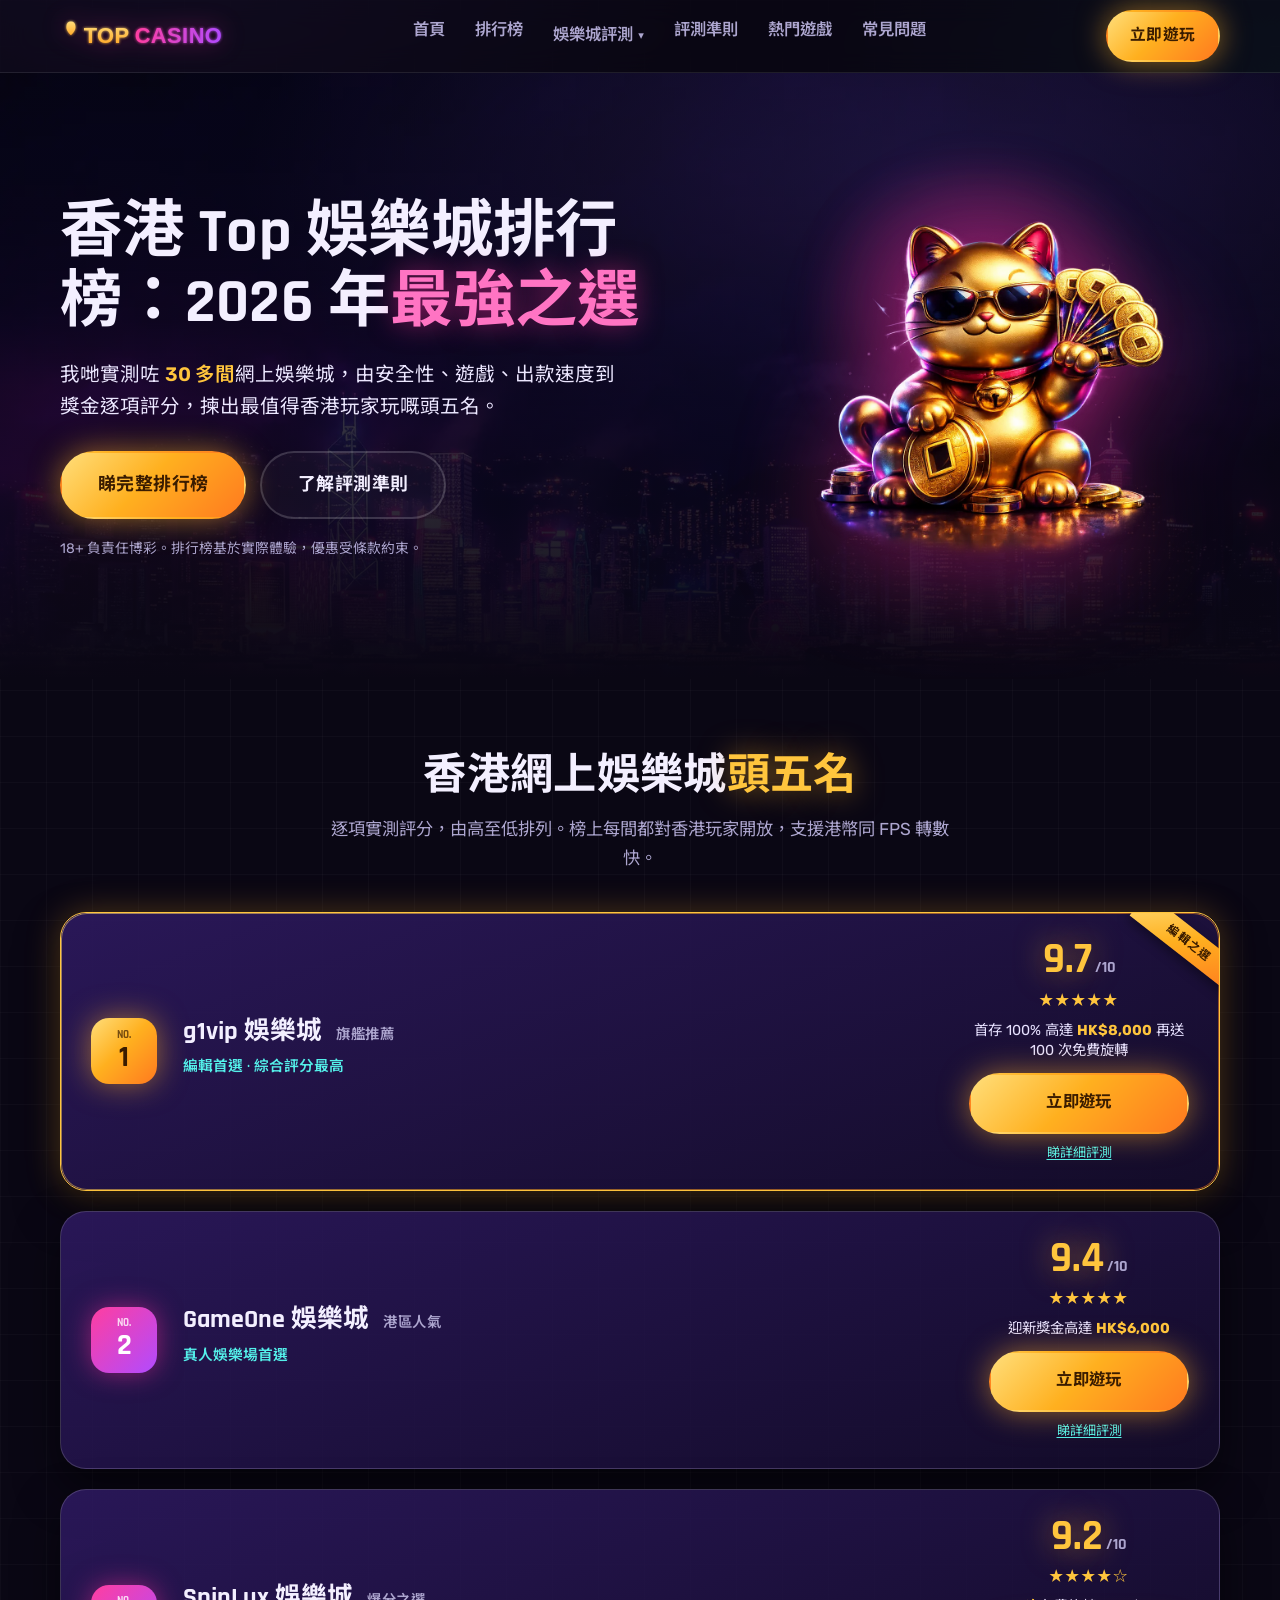
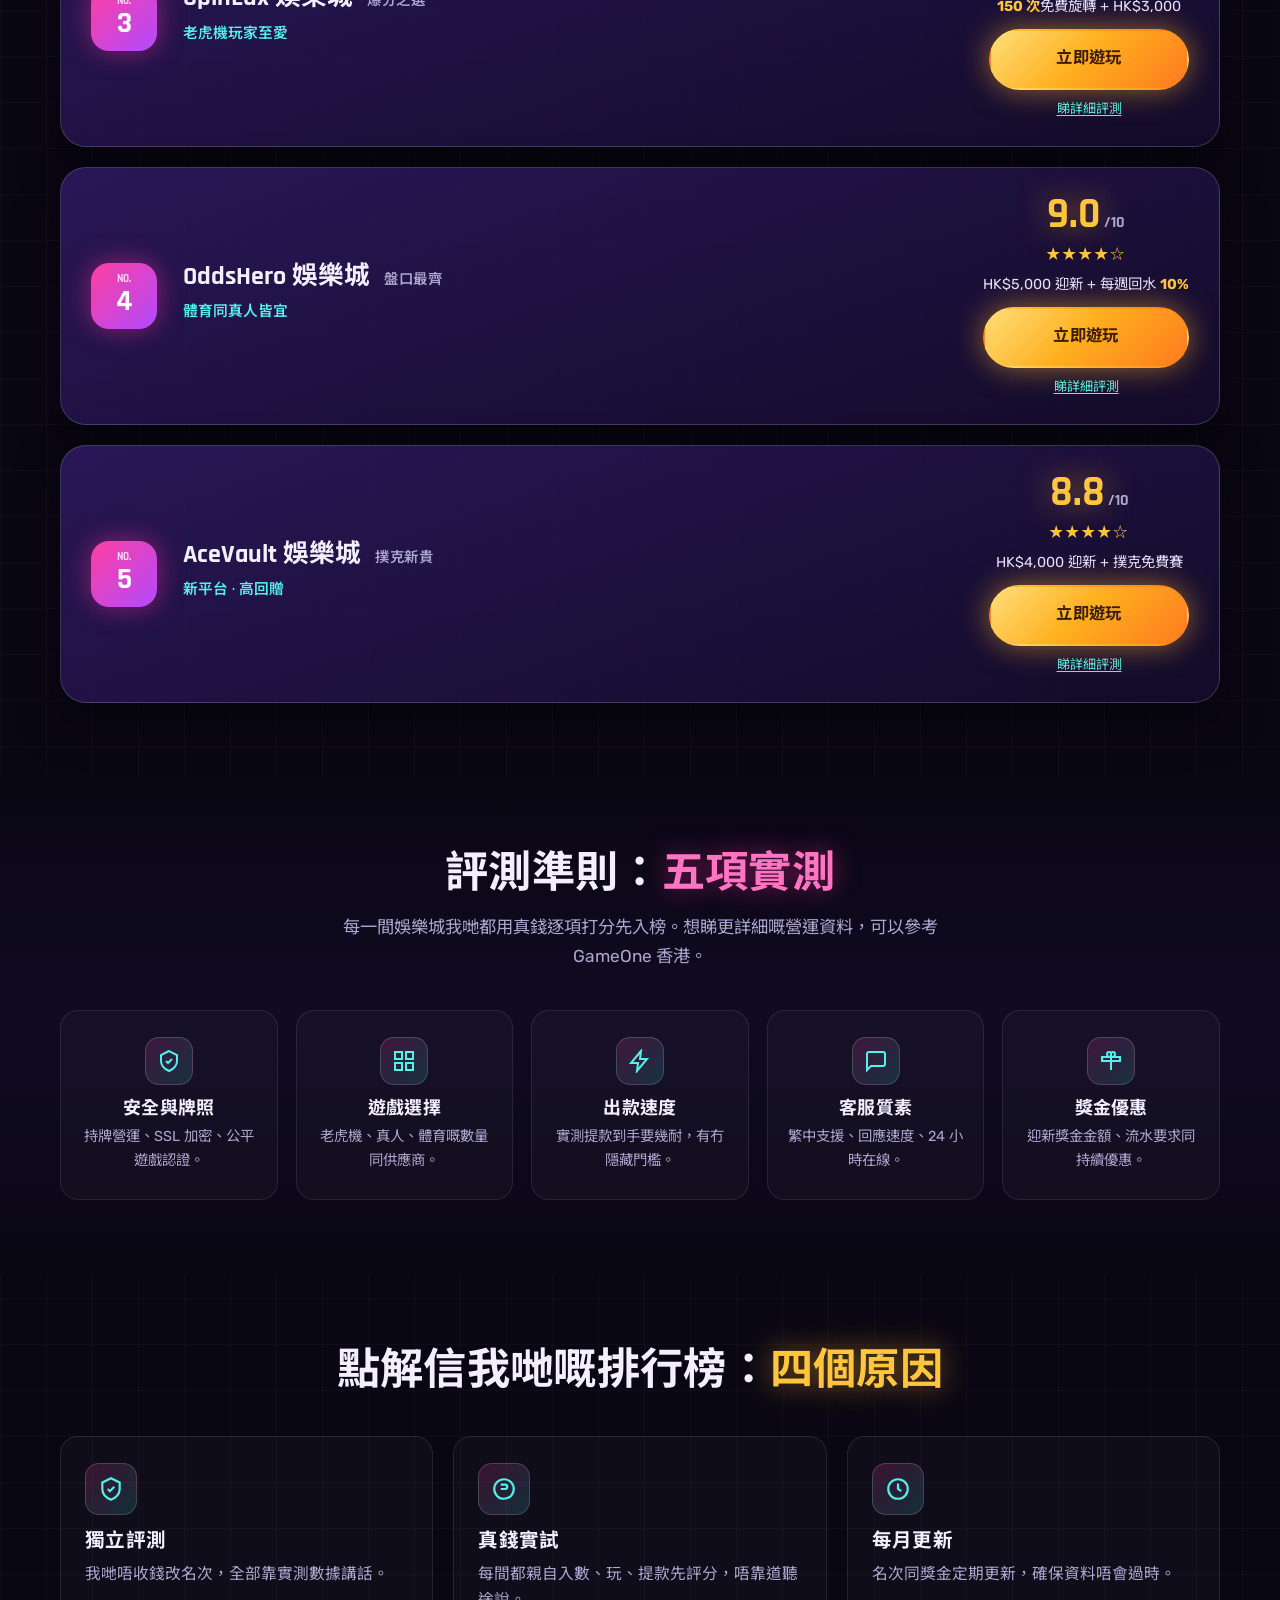
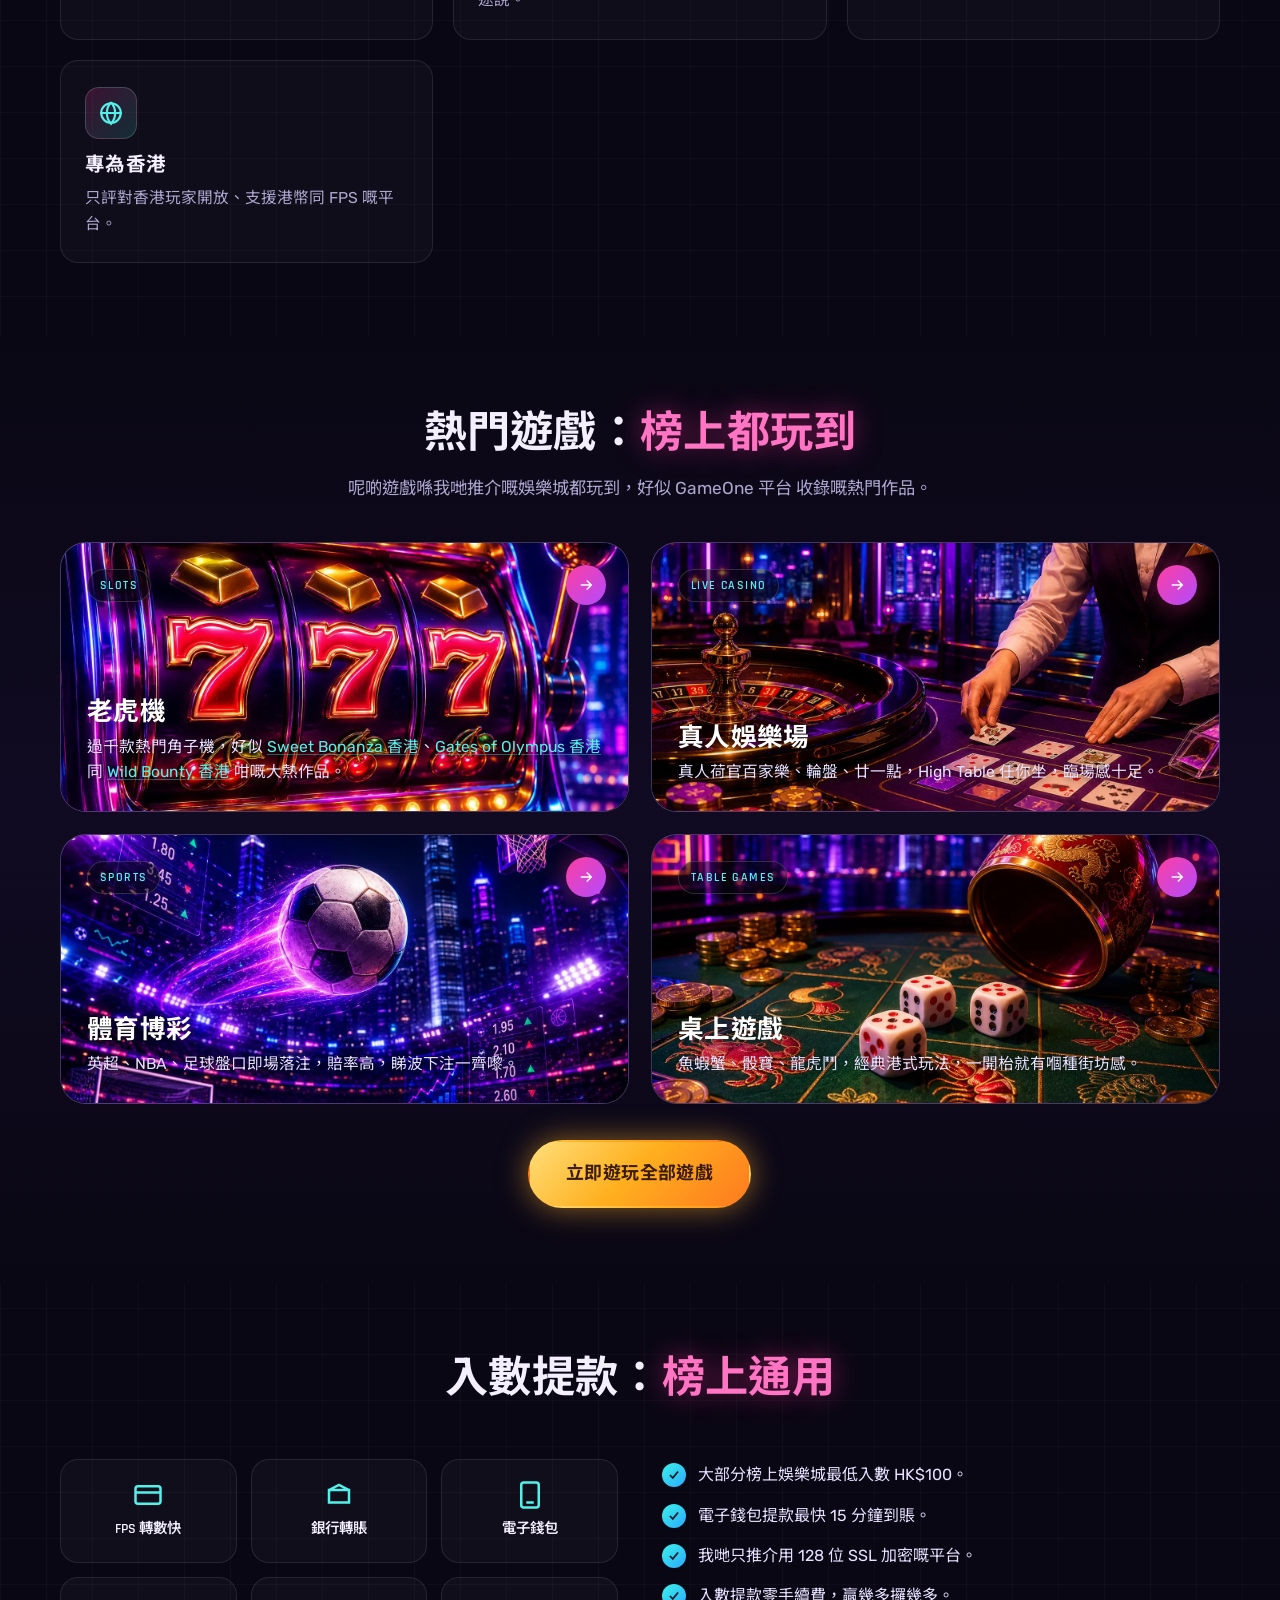
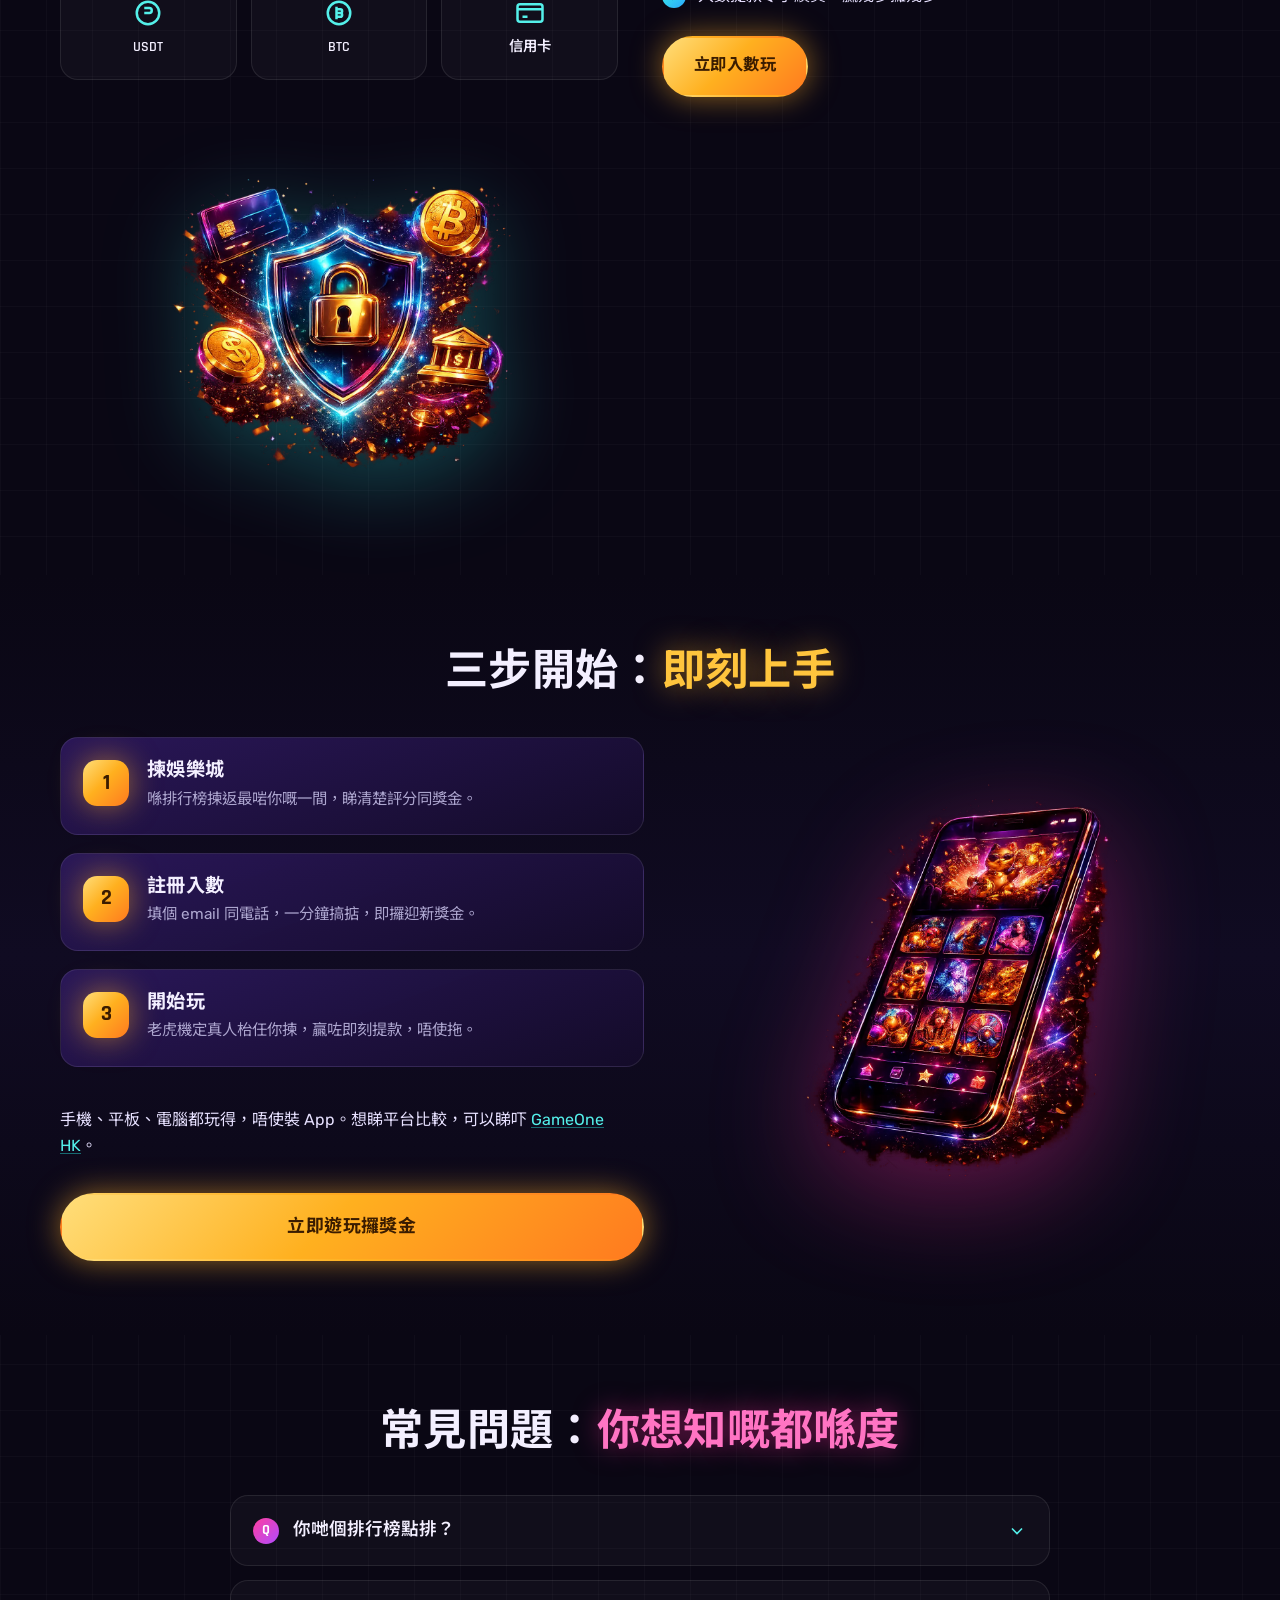
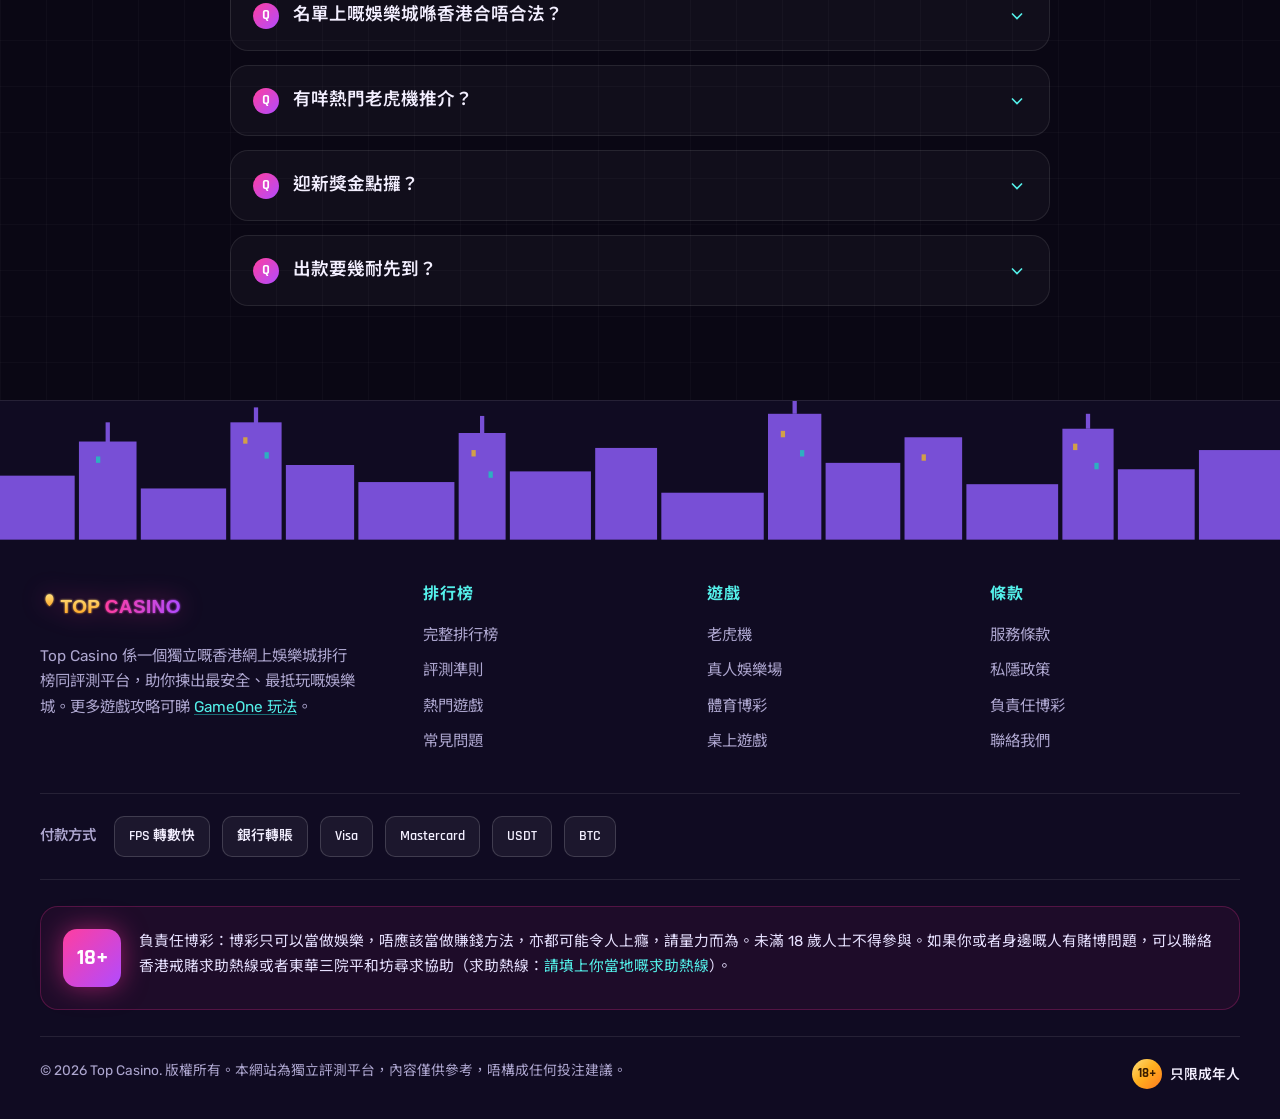
<file: index.html>
<!DOCTYPE html>
<html lang="zh-HK">
<head>
<meta charset="UTF-8">
<meta name="viewport" content="width=device-width, initial-scale=1.0">
<title>香港 Top 娛樂城排行榜 2026｜實測評分 · 迎新獎金比較</title>
<meta name="description" content="香港網上娛樂城排行榜：我哋實測 30 多間娛樂城，由安全性、遊戲、出款速度到獎金逐項評分，為你揀出 2026 年最值得香港玩家玩嘅頭五名。FPS 轉數快即時入數，繁中客服 24 小時在線。">
<meta name="keywords" content="香港娛樂城排行榜, 網上賭場推薦, 網上娛樂城比較, 老虎機, 真人娛樂場, 迎新獎金, Top Casino">
<meta name="robots" content="index, follow">
<meta property="og:type" content="website">
<meta property="og:locale" content="zh_HK">
<meta property="og:title" content="香港 Top 娛樂城排行榜 2026｜實測評分">
<meta property="og:description" content="實測 30 多間香港網上娛樂城，逐項評分，揀出最值得玩嘅頭五名。">
<meta property="og:image" content="images/hero-bg.webp">
<link rel="icon" type="image/svg+xml" href="favicon.svg">
<link rel="apple-touch-icon" href="favicon.svg">
<link rel="preconnect" href="https://fonts.googleapis.com">
<link rel="preconnect" href="https://fonts.gstatic.com" crossorigin>
<link href="https://fonts.googleapis.com/css2?family=Noto+Sans+HK:wght@400;500;700;900&family=Rajdhani:wght@500;600;700&family=Rubik:wght@400;500;600&display=swap" rel="stylesheet">
<link rel="stylesheet" href="style.css">
</head>
<body>
<input type="checkbox" id="rev-modal" class="modal-toggle" hidden>

<!-- ============================ 1. HEADER ============================ -->
<header class="site-header">
  <div class="container">
    <nav class="nav">
      <a class="brand" href="#top" aria-label="Top Casino 首頁">
        <img src="logo.svg" alt="Top Casino 標誌" width="150" height="40">
      </a>
      <input type="checkbox" id="nav-toggle" class="nav-toggle" hidden>
      <label class="hamburger" for="nav-toggle" aria-label="開啟選單"><span></span><span></span><span></span></label>
      <ul class="nav-links">
        <li><a href="#top">首頁</a></li>
        <li><a href="#toplist">排行榜</a></li>
        <li><label class="nav-link-btn" for="rev-modal">娛樂城評測 <span class="caret">▾</span></label></li>
        <li><a href="#criteria">評測準則</a></li>
        <li><a href="#games">熱門遊戲</a></li>
        <li><a href="#faq">常見問題</a></li>
      </ul>
      <div class="nav-cta">
        <a class="btn btn-gold" href="play-and-win/" target="_blank" rel="nofollow noopener">立即遊玩</a>
      </div>
    </nav>
  </div>
</header>

<!-- ============================ 2. HERO ============================ -->
<section class="hero" id="top">
  <div class="container">
    <div class="hero-grid">
      <div class="hero-copy">
<h1 class="hero-title">香港 Top 娛樂城排行榜：2026 年<span class="hl">最強之選</span></h1>
        <p class="hero-sub">我哋實測咗 <b>30 多間</b>網上娛樂城，由安全性、遊戲、出款速度到獎金逐項評分，揀出最值得香港玩家玩嘅頭五名。</p>
        <div class="hero-actions">
          <a class="btn btn-gold btn-lg" href="#toplist">睇完整排行榜</a>
          <a class="btn btn-outline btn-lg" href="#criteria">了解評測準則</a>
        </div>
        <p class="hero-note">18+ 負責任博彩。排行榜基於實際體驗，優惠受條款約束。</p>
      </div>
      <div class="hero-visual">
        <span class="hero-blob"></span>
        <img class="hero-mascot" src="images/hero-mascot.webp" alt="Top Casino 幸運吉祥物" width="420" height="420">
      </div>
    </div>
  </div>
</section>

<!-- ============================ 3. TOPLIST ============================ -->
<section class="section" id="toplist">
  <div class="head-center">
    <h2 class="section-title">香港網上娛樂城<span class="gold">頭五名</span></h2>
    <p class="lead">逐項實測評分，由高至低排列。榜上每間都對香港玩家開放，支援港幣同 FPS 轉數快。</p>
  </div>
  <div class="container">
    <div class="toplist">

      <article class="rank-card top">
        <span class="rank-ribbon">編輯之選</span>
        <div class="rank-badge"><span class="hash">NO.</span><span class="num">1</span></div>
        <div class="rank-info">
          <div class="rank-name">g1vip 娛樂城 <span>旗艦推薦</span></div>
          <div class="rank-tag">編輯首選 · 綜合評分最高</div>
        </div>
        <div class="rank-meta">
          <div class="rank-score"><b>9.7</b><small>/10</small></div>
          <div class="rank-stars">★★★★★</div>
          <div class="rank-bonus">首存 100% 高達 <b>HK$8,000</b> 再送 100 次免費旋轉</div>
          <div class="rank-cta"><a class="btn btn-gold" href="play-and-win/" target="_blank" rel="nofollow noopener">立即遊玩</a></div>
          <div class="rank-review"><a href="reviews/g1vip.html">睇詳細評測</a></div>
        </div>
      </article>

      <article class="rank-card">
        <div class="rank-badge"><span class="hash">NO.</span><span class="num">2</span></div>
        <div class="rank-info">
          <div class="rank-name">GameOne 娛樂城 <span>港區人氣</span></div>
          <div class="rank-tag">真人娛樂場首選</div>
        </div>
        <div class="rank-meta">
          <div class="rank-score"><b>9.4</b><small>/10</small></div>
          <div class="rank-stars">★★★★★</div>
          <div class="rank-bonus">迎新獎金高達 <b>HK$6,000</b></div>
          <div class="rank-cta"><a class="btn btn-gold" href="play-and-win/promotions/" target="_blank" rel="nofollow noopener">立即遊玩</a></div>
          <div class="rank-review"><a href="reviews/gameone.html">睇詳細評測</a></div>
        </div>
      </article>

      <article class="rank-card">
        <div class="rank-badge"><span class="hash">NO.</span><span class="num">3</span></div>
        <div class="rank-info">
          <div class="rank-name">SpinLux 娛樂城 <span>爆分之選</span></div>
          <div class="rank-tag">老虎機玩家至愛</div>
        </div>
        <div class="rank-meta">
          <div class="rank-score"><b>9.2</b><small>/10</small></div>
          <div class="rank-stars">★★★★☆</div>
          <div class="rank-bonus"><b>150 次</b>免費旋轉 + HK$3,000</div>
          <div class="rank-cta"><a class="btn btn-gold" href="play-and-win/slots/" target="_blank" rel="nofollow noopener">立即遊玩</a></div>
          <div class="rank-review"><a href="reviews/spinlux.html">睇詳細評測</a></div>
        </div>
      </article>

      <article class="rank-card">
        <div class="rank-badge"><span class="hash">NO.</span><span class="num">4</span></div>
        <div class="rank-info">
          <div class="rank-name">OddsHero 娛樂城 <span>盤口最齊</span></div>
          <div class="rank-tag">體育同真人皆宜</div>
        </div>
        <div class="rank-meta">
          <div class="rank-score"><b>9.0</b><small>/10</small></div>
          <div class="rank-stars">★★★★☆</div>
          <div class="rank-bonus">HK$5,000 迎新 + 每週回水 <b>10%</b></div>
          <div class="rank-cta"><a class="btn btn-gold" href="play-and-win/live/" target="_blank" rel="nofollow noopener">立即遊玩</a></div>
          <div class="rank-review"><a href="reviews/oddshero.html">睇詳細評測</a></div>
        </div>
      </article>

      <article class="rank-card">
        <div class="rank-badge"><span class="hash">NO.</span><span class="num">5</span></div>
        <div class="rank-info">
          <div class="rank-name">AceVault 娛樂城 <span>撲克新貴</span></div>
          <div class="rank-tag">新平台 · 高回贈</div>
        </div>
        <div class="rank-meta">
          <div class="rank-score"><b>8.8</b><small>/10</small></div>
          <div class="rank-stars">★★★★☆</div>
          <div class="rank-bonus">HK$4,000 迎新 + 撲克免費賽</div>
          <div class="rank-cta"><a class="btn btn-gold" href="play-and-win/poker/" target="_blank" rel="nofollow noopener">立即遊玩</a></div>
          <div class="rank-review"><a href="reviews/acevault.html">睇詳細評測</a></div>
        </div>
      </article>

    </div>
  </div>
</section>

<!-- ============================ 4. CRITERIA ============================ -->
<section class="section alt" id="criteria">
  <div class="container">
    <div class="head-center">
      <h2 class="section-title">評測準則：<span class="hl">五項實測</span></h2>
      <p class="lead">每一間娛樂城我哋都用真錢逐項打分先入榜。想睇更詳細嘅營運資料，可以參考 <a href="https://gameonehkg.com" target="_blank" rel="noopener">GameOne 香港</a>。</p>
    </div>
    <div class="criteria-grid">
      <div class="criterion">
        <div class="cn"><svg viewBox="0 0 24 24" fill="none" stroke-width="2"><path d="M12 2 4 6v6c0 5 3.5 8 8 10 4.5-2 8-5 8-10V6z"/><path d="m9 12 2 2 4-4"/></svg></div>
        <h3>安全與牌照</h3>
        <p>持牌營運、SSL 加密、公平遊戲認證。</p>
      </div>
      <div class="criterion">
        <div class="cn"><svg viewBox="0 0 24 24" fill="none" stroke-width="2"><rect x="3" y="3" width="7" height="7"/><rect x="14" y="3" width="7" height="7"/><rect x="3" y="14" width="7" height="7"/><rect x="14" y="14" width="7" height="7"/></svg></div>
        <h3>遊戲選擇</h3>
        <p>老虎機、真人、體育嘅數量同供應商。</p>
      </div>
      <div class="criterion">
        <div class="cn"><svg viewBox="0 0 24 24" fill="none" stroke-width="2"><path d="M13 2 3 14h7l-1 8 10-12h-7z"/></svg></div>
        <h3>出款速度</h3>
        <p>實測提款到手要幾耐，有冇隱藏門檻。</p>
      </div>
      <div class="criterion">
        <div class="cn"><svg viewBox="0 0 24 24" fill="none" stroke-width="2"><path d="M21 15a2 2 0 0 1-2 2H7l-4 4V5a2 2 0 0 1 2-2h14a2 2 0 0 1 2 2z"/></svg></div>
        <h3>客服質素</h3>
        <p>繁中支援、回應速度、24 小時在線。</p>
      </div>
      <div class="criterion">
        <div class="cn"><svg viewBox="0 0 24 24" fill="none" stroke-width="2"><rect x="3" y="8" width="18" height="4"/><path d="M12 8v13M12 8V5a2 2 0 0 1 4 0c0 2-2 3-4 3M12 8V5a2 2 0 0 0-4 0c0 2 2 3 4 3"/></svg></div>
        <h3>獎金優惠</h3>
        <p>迎新獎金金額、流水要求同持續優惠。</p>
      </div>
    </div>
  </div>
</section>

<!-- ============================ 5. WHY TRUST ============================ -->
<section class="section">
  <div class="container">
    <div class="head-center">
      <h2 class="section-title">點解信我哋嘅排行榜：<span class="gold">四個原因</span></h2>
    </div>
    <div class="feature-grid">
      <div class="feature">
        <div class="ico"><svg viewBox="0 0 24 24" fill="none" stroke-width="2"><path d="M12 2 4 6v6c0 5 3.5 8 8 10 4.5-2 8-5 8-10V6z"/><path d="m9 12 2 2 4-4"/></svg></div>
        <h3>獨立評測</h3>
        <p>我哋唔收錢改名次，全部靠實測數據講話。</p>
      </div>
      <div class="feature">
        <div class="ico"><svg viewBox="0 0 24 24" fill="none" stroke-width="2"><circle cx="12" cy="12" r="9"/><path d="M9 8h4a2 2 0 0 1 0 4H9m0 0h5"/></svg></div>
        <h3>真錢實試</h3>
        <p>每間都親自入數、玩、提款先評分，唔靠道聽途說。</p>
      </div>
      <div class="feature">
        <div class="ico"><svg viewBox="0 0 24 24" fill="none" stroke-width="2"><circle cx="12" cy="12" r="9"/><path d="M12 7v5l3 2"/></svg></div>
        <h3>每月更新</h3>
        <p>名次同獎金定期更新，確保資料唔會過時。</p>
      </div>
      <div class="feature">
        <div class="ico"><svg viewBox="0 0 24 24" fill="none" stroke-width="2"><circle cx="12" cy="12" r="9"/><path d="M2 12h20M12 2a15 15 0 0 1 0 20a15 15 0 0 1 0-20"/></svg></div>
        <h3>專為香港</h3>
        <p>只評對香港玩家開放、支援港幣同 FPS 嘅平台。</p>
      </div>
    </div>
  </div>
</section>

<!-- ============================ 6. POPULAR GAMES ============================ -->
<section class="section alt" id="games">
  <div class="container">
    <div class="head-center">
      <h2 class="section-title">熱門遊戲：<span class="hl">榜上都玩到</span></h2>
      <p class="lead">呢啲遊戲喺我哋推介嘅娛樂城都玩到，好似 <a href="https://gameone-play.com" target="_blank" rel="noopener">GameOne 平台</a> 收錄嘅熱門作品。</p>
    </div>
    <div class="cat-grid">
      <div class="cat slots">
        <a class="cat-arrow" href="play-and-win/slots/" target="_blank" rel="nofollow noopener" aria-label="老虎機"><svg viewBox="0 0 24 24" fill="none" stroke-width="2"><path d="M5 12h14M13 6l6 6-6 6"/></svg></a>
        <span class="cat-tag">Slots</span>
        <h3>老虎機</h3>
        <p>過千款熱門角子機，好似 <a href="https://sweetbonanzahk.com" target="_blank" rel="noopener">Sweet Bonanza 香港</a>、<a href="https://gatesofolympushk.com" target="_blank" rel="noopener">Gates of Olympus 香港</a> 同 <a href="https://wildbountyshowdownhg.com" target="_blank" rel="noopener">Wild Bounty 香港</a> 咁嘅大熱作品。</p>
      </div>
      <div class="cat live">
        <a class="cat-arrow" href="play-and-win/live/" target="_blank" rel="nofollow noopener" aria-label="真人娛樂場"><svg viewBox="0 0 24 24" fill="none" stroke-width="2"><path d="M5 12h14M13 6l6 6-6 6"/></svg></a>
        <span class="cat-tag">Live Casino</span>
        <h3>真人娛樂場</h3>
        <p>真人荷官百家樂、輪盤、廿一點，High Table 任你坐，臨場感十足。</p>
      </div>
      <div class="cat sports">
        <a class="cat-arrow" href="play-and-win/" target="_blank" rel="nofollow noopener" aria-label="體育博彩"><svg viewBox="0 0 24 24" fill="none" stroke-width="2"><path d="M5 12h14M13 6l6 6-6 6"/></svg></a>
        <span class="cat-tag">Sports</span>
        <h3>體育博彩</h3>
        <p>英超、NBA、足球盤口即場落注，賠率高，睇波下注一齊嚟。</p>
      </div>
      <div class="cat table">
        <a class="cat-arrow" href="play-and-win/poker/" target="_blank" rel="nofollow noopener" aria-label="桌上遊戲"><svg viewBox="0 0 24 24" fill="none" stroke-width="2"><path d="M5 12h14M13 6l6 6-6 6"/></svg></a>
        <span class="cat-tag">Table Games</span>
        <h3>桌上遊戲</h3>
        <p>魚蝦蟹、骰寶、龍虎鬥，經典港式玩法，一開枱就有嗰種街坊感。</p>
      </div>
    </div>
    <div class="section-cta"><a class="btn btn-gold btn-lg" href="play-and-win/" target="_blank" rel="nofollow noopener">立即遊玩全部遊戲</a></div>
  </div>
</section>

<!-- ============================ 7. PAYMENTS ============================ -->
<section class="section">
  <div class="container">
    <div class="head-center">
      <h2 class="section-title">入數提款：<span class="hl">榜上通用</span></h2>
    </div>
    <div class="pay-wrap">
      <div class="pay-methods">
        <div class="pay-chip"><svg viewBox="0 0 24 24" fill="none" stroke-width="2"><rect x="2" y="5" width="20" height="14" rx="2"/><path d="M2 10h20"/></svg><span>FPS 轉數快</span></div>
        <div class="pay-chip"><svg viewBox="0 0 24 24" fill="none" stroke-width="2"><path d="M4 8h16v10H4zM4 8l8-4 8 4"/></svg><span>銀行轉賬</span></div>
        <div class="pay-chip"><svg viewBox="0 0 24 24" fill="none" stroke-width="2"><rect x="5" y="2" width="14" height="20" rx="2"/><path d="M9 18h6"/></svg><span>電子錢包</span></div>
        <div class="pay-chip"><svg viewBox="0 0 24 24" fill="none" stroke-width="2"><circle cx="12" cy="12" r="9"/><path d="M9 8h4a2 2 0 0 1 0 4H9m0 0h5"/></svg><span>USDT</span></div>
        <div class="pay-chip"><svg viewBox="0 0 24 24" fill="none" stroke-width="2"><circle cx="12" cy="12" r="9"/><path d="M10 7v10M9 9h4a1.5 1.5 0 0 1 0 3H9m0 0h4a1.5 1.5 0 0 1 0 3H9"/></svg><span>BTC</span></div>
        <div class="pay-chip"><svg viewBox="0 0 24 24" fill="none" stroke-width="2"><rect x="2" y="5" width="20" height="14" rx="2"/><path d="M2 9h20M6 15h4"/></svg><span>信用卡</span></div>
      </div>
      <div class="pay-info">
        <ul class="pill-list">
          <li><span class="tick"><svg viewBox="0 0 24 24" fill="none"><path d="m5 12 5 5 9-11"/></svg></span>大部分榜上娛樂城最低入數 HK$100。</li>
          <li><span class="tick"><svg viewBox="0 0 24 24" fill="none"><path d="m5 12 5 5 9-11"/></svg></span>電子錢包提款最快 15 分鐘到賬。</li>
          <li><span class="tick"><svg viewBox="0 0 24 24" fill="none"><path d="m5 12 5 5 9-11"/></svg></span>我哋只推介用 128 位 SSL 加密嘅平台。</li>
          <li><span class="tick"><svg viewBox="0 0 24 24" fill="none"><path d="m5 12 5 5 9-11"/></svg></span>入數提款零手續費，贏幾多攞幾多。</li>
        </ul>
        <a class="btn btn-gold" href="play-and-win/" target="_blank" rel="nofollow noopener">立即入數玩</a>
      </div>
      <div class="pay-visual">
        <img src="images/payment-shield.webp" alt="加密盾牌配多種付款方式圖示" width="360" height="360">
      </div>
    </div>
  </div>
</section>

<!-- ============================ 8. HOW TO START ============================ -->
<section class="section alt">
  <div class="container">
    <div class="head-center">
      <h2 class="section-title">三步開始：<span class="gold">即刻上手</span></h2>
    </div>
    <div class="start-wrap">
      <div class="steps">
        <div class="step"><span class="step-num">1</span><div><h3>揀娛樂城</h3><p>喺排行榜揀返最啱你嘅一間，睇清楚評分同獎金。</p></div></div>
        <div class="step"><span class="step-num">2</span><div><h3>註冊入數</h3><p>填個 email 同電話，一分鐘搞掂，即攞迎新獎金。</p></div></div>
        <div class="step"><span class="step-num">3</span><div><h3>開始玩</h3><p>老虎機定真人枱任你揀，贏咗即刻提款，唔使拖。</p></div></div>
        <p class="mobile-note">手機、平板、電腦都玩得，唔使裝 App。想睇平台比較，可以睇吓 <a href="https://gameone-hkg.com" target="_blank" rel="noopener">GameOne HK</a>。</p>
        <a class="btn btn-gold btn-lg" href="play-and-win/promotions/" target="_blank" rel="nofollow noopener">立即遊玩攞獎金</a>
      </div>
      <div class="mobile-visual">
        <img src="images/mobile-mockup.webp" alt="手機顯示娛樂城遊戲大廳" width="340" height="640">
      </div>
    </div>
  </div>
</section>

<!-- ============================ 9. FAQ ============================ -->
<section class="section" id="faq">
  <div class="container">
    <div class="head-center">
      <h2 class="section-title">常見問題：<span class="hl">你想知嘅都喺度</span></h2>
    </div>
    <div class="faq-list">
      <details class="faq-item">
        <summary><span class="q-mark">Q</span>你哋個排行榜點排？<svg class="chev" viewBox="0 0 24 24" fill="none" stroke-width="2"><path d="m6 9 6 6 6-6"/></svg></summary>
        <div class="faq-body">每間娛樂城我哋用真錢實測安全、遊戲、出款、客服同獎金五方面，逐項打分再排名次，每月更新一次。</div>
      </details>
      <details class="faq-item">
        <summary><span class="q-mark">Q</span>名單上嘅娛樂城喺香港合唔合法？<svg class="chev" viewBox="0 0 24 24" fill="none" stroke-width="2"><path d="m6 9 6 6 6-6"/></svg></summary>
        <div class="faq-body">榜上平台多數持離岸牌照（例如 Anjouan）合法營運。玩家有責任了解自己所在地區嘅相關法例，量力而為。</div>
      </details>
      <details class="faq-item">
        <summary><span class="q-mark">Q</span>有咩熱門老虎機推介？<svg class="chev" viewBox="0 0 24 24" fill="none" stroke-width="2"><path d="m6 9 6 6 6-6"/></svg></summary>
        <div class="faq-body">港區玩家好鍾意 <a href="https://sweetbonanza-hongkong.com" target="_blank" rel="noopener">Sweet Bonanza HK</a> 同 <a href="https://gatesofolympus-hongkong.com" target="_blank" rel="noopener">Gates of Olympus HK</a> 呢類爆分遊戲，兩款喺榜上娛樂城都玩到。</div>
      </details>
      <details class="faq-item">
        <summary><span class="q-mark">Q</span>迎新獎金點攞？<svg class="chev" viewBox="0 0 24 24" fill="none" stroke-width="2"><path d="m6 9 6 6 6-6"/></svg></summary>
        <div class="faq-body">揀好娛樂城、完成首次存款，系統會自動派發首存獎金，流水達標即可提款。想睇更多遊戲資訊可以參考 <a href="https://gameone-hongkong.com" target="_blank" rel="noopener">GameOne 港版</a>。</div>
      </details>
      <details class="faq-item">
        <summary><span class="q-mark">Q</span>出款要幾耐先到？<svg class="chev" viewBox="0 0 24 24" fill="none" stroke-width="2"><path d="m6 9 6 6 6-6"/></svg></summary>
        <div class="faq-body">電子錢包同加密貨幣最快 15 分鐘到手，銀行轉賬一般 1 至 3 個工作天。首次提款可能要做身份核實。</div>
      </details>
    </div>
  </div>
</section>

<!-- ============================ 10. FOOTER ============================ -->
<footer class="site-footer" id="footer">
  <svg class="skyline" viewBox="0 0 1200 130" preserveAspectRatio="none" aria-hidden="true">
    <g fill="currentColor">
      <rect x="0" y="70" width="70" height="60"/>
      <rect x="74" y="38" width="54" height="92"/><rect x="99" y="20" width="4" height="20"/>
      <rect x="132" y="82" width="80" height="48"/>
      <rect x="216" y="20" width="48" height="110"/><rect x="238" y="6" width="4" height="16"/>
      <rect x="268" y="60" width="64" height="70"/>
      <rect x="336" y="76" width="90" height="54"/>
      <rect x="430" y="30" width="44" height="100"/><rect x="450" y="14" width="4" height="16"/>
      <rect x="478" y="66" width="76" height="64"/>
      <rect x="558" y="44" width="58" height="86"/>
      <rect x="620" y="86" width="96" height="44"/>
      <rect x="720" y="12" width="50" height="118"/><rect x="743" y="0" width="4" height="12"/>
      <rect x="774" y="58" width="70" height="72"/>
      <rect x="848" y="34" width="54" height="96"/>
      <rect x="906" y="78" width="86" height="52"/>
      <rect x="996" y="26" width="48" height="104"/><rect x="1018" y="12" width="4" height="14"/>
      <rect x="1048" y="64" width="72" height="66"/>
      <rect x="1124" y="46" width="76" height="84"/>
    </g>
    <g>
      <rect class="win" x="228" y="34" width="4" height="6"/><rect class="win2" x="248" y="48" width="4" height="6"/>
      <rect class="win" x="442" y="46" width="4" height="6"/><rect class="win2" x="458" y="66" width="4" height="6"/>
      <rect class="win" x="732" y="28" width="4" height="6"/><rect class="win2" x="750" y="46" width="4" height="6"/>
      <rect class="win" x="1006" y="40" width="4" height="6"/><rect class="win2" x="1026" y="58" width="4" height="6"/>
      <rect class="win2" x="90" y="52" width="4" height="6"/><rect class="win" x="864" y="50" width="4" height="6"/>
    </g>
  </svg>
  <div class="container footer-inner">
    <div class="footer-top">
      <div class="footer-brand">
        <img src="logo.svg" alt="Top Casino 標誌" width="150" height="42">
        <p>Top Casino 係一個獨立嘅香港網上娛樂城排行榜同評測平台，助你揀出最安全、最抵玩嘅娛樂城。更多遊戲攻略可睇 <a href="https://gameone-hong-kong.com" target="_blank" rel="noopener">GameOne 玩法</a>。</p>
      </div>
      <div class="footer-col">
        <h4>排行榜</h4>
        <a href="#toplist">完整排行榜</a>
        <a href="#criteria">評測準則</a>
        <a href="#games">熱門遊戲</a>
        <a href="#faq">常見問題</a>
      </div>
      <div class="footer-col">
        <h4>遊戲</h4>
        <a href="#games">老虎機</a>
        <a href="#games">真人娛樂場</a>
        <a href="#games">體育博彩</a>
        <a href="#games">桌上遊戲</a>
      </div>
      <div class="footer-col">
        <h4>條款</h4>
        <a href="#">服務條款</a>
        <a href="#">私隱政策</a>
        <a href="#">負責任博彩</a>
        <a href="#">聯絡我們</a>
      </div>
    </div>
    <div class="footer-pay">
      <span class="lbl">付款方式</span>
      <span class="pay-badge">FPS 轉數快</span>
      <span class="pay-badge">銀行轉賬</span>
      <span class="pay-badge">Visa</span>
      <span class="pay-badge">Mastercard</span>
      <span class="pay-badge">USDT</span>
      <span class="pay-badge">BTC</span>
    </div>
    <div class="rg-block">
      <span class="rg-badge">18+</span>
      <p>負責任博彩：博彩只可以當做娛樂，唔應該當做賺錢方法，亦都可能令人上癮，請量力而為。未滿 18 歲人士不得參與。如果你或者身邊嘅人有賭博問題，可以聯絡香港戒賭求助熱線或者東華三院平和坊尋求協助（求助熱線：<a href="#">請填上你當地嘅求助熱線</a>）。</p>
    </div>
    <div class="footer-legal">
      <span>© 2026 Top Casino. 版權所有。本網站為獨立評測平台，內容僅供參考，唔構成任何投注建議。</span>
      <span class="badge18"><span class="n18">18+</span>只限成年人</span>
    </div>
  </div>
</footer>

<!-- ============================ CASINO REVIEWS MODAL ============================ -->
<div class="modal-overlay">
  <label class="modal-backdrop" for="rev-modal" aria-label="關閉"></label>
  <div class="modal-box">
    <label class="modal-close" for="rev-modal" aria-label="關閉">✕</label>
    <h3>娛樂城評測一覽</h3>
    <p class="msub">撳入去睇每間嘅詳細評測同評分。</p>
    <div class="modal-list">
      <a class="modal-row top" href="reviews/g1vip.html"><span class="mr-rank">1</span><span class="mr-name">g1vip 娛樂城<small>旗艦推薦</small></span><span class="mr-score">9.7</span><span class="mr-go">睇評測</span></a>
      <a class="modal-row" href="reviews/gameone.html"><span class="mr-rank">2</span><span class="mr-name">GameOne 娛樂城<small>港區人氣</small></span><span class="mr-score">9.4</span><span class="mr-go">睇評測</span></a>
      <a class="modal-row" href="reviews/spinlux.html"><span class="mr-rank">3</span><span class="mr-name">SpinLux 娛樂城<small>爆分之選</small></span><span class="mr-score">9.2</span><span class="mr-go">睇評測</span></a>
      <a class="modal-row" href="reviews/oddshero.html"><span class="mr-rank">4</span><span class="mr-name">OddsHero 娛樂城<small>盤口最齊</small></span><span class="mr-score">9.0</span><span class="mr-go">睇評測</span></a>
      <a class="modal-row" href="reviews/acevault.html"><span class="mr-rank">5</span><span class="mr-name">AceVault 娛樂城<small>撲克新貴</small></span><span class="mr-score">8.8</span><span class="mr-go">睇評測</span></a>
    </div>
  </div>
</div>

</body>
</html>
</file>
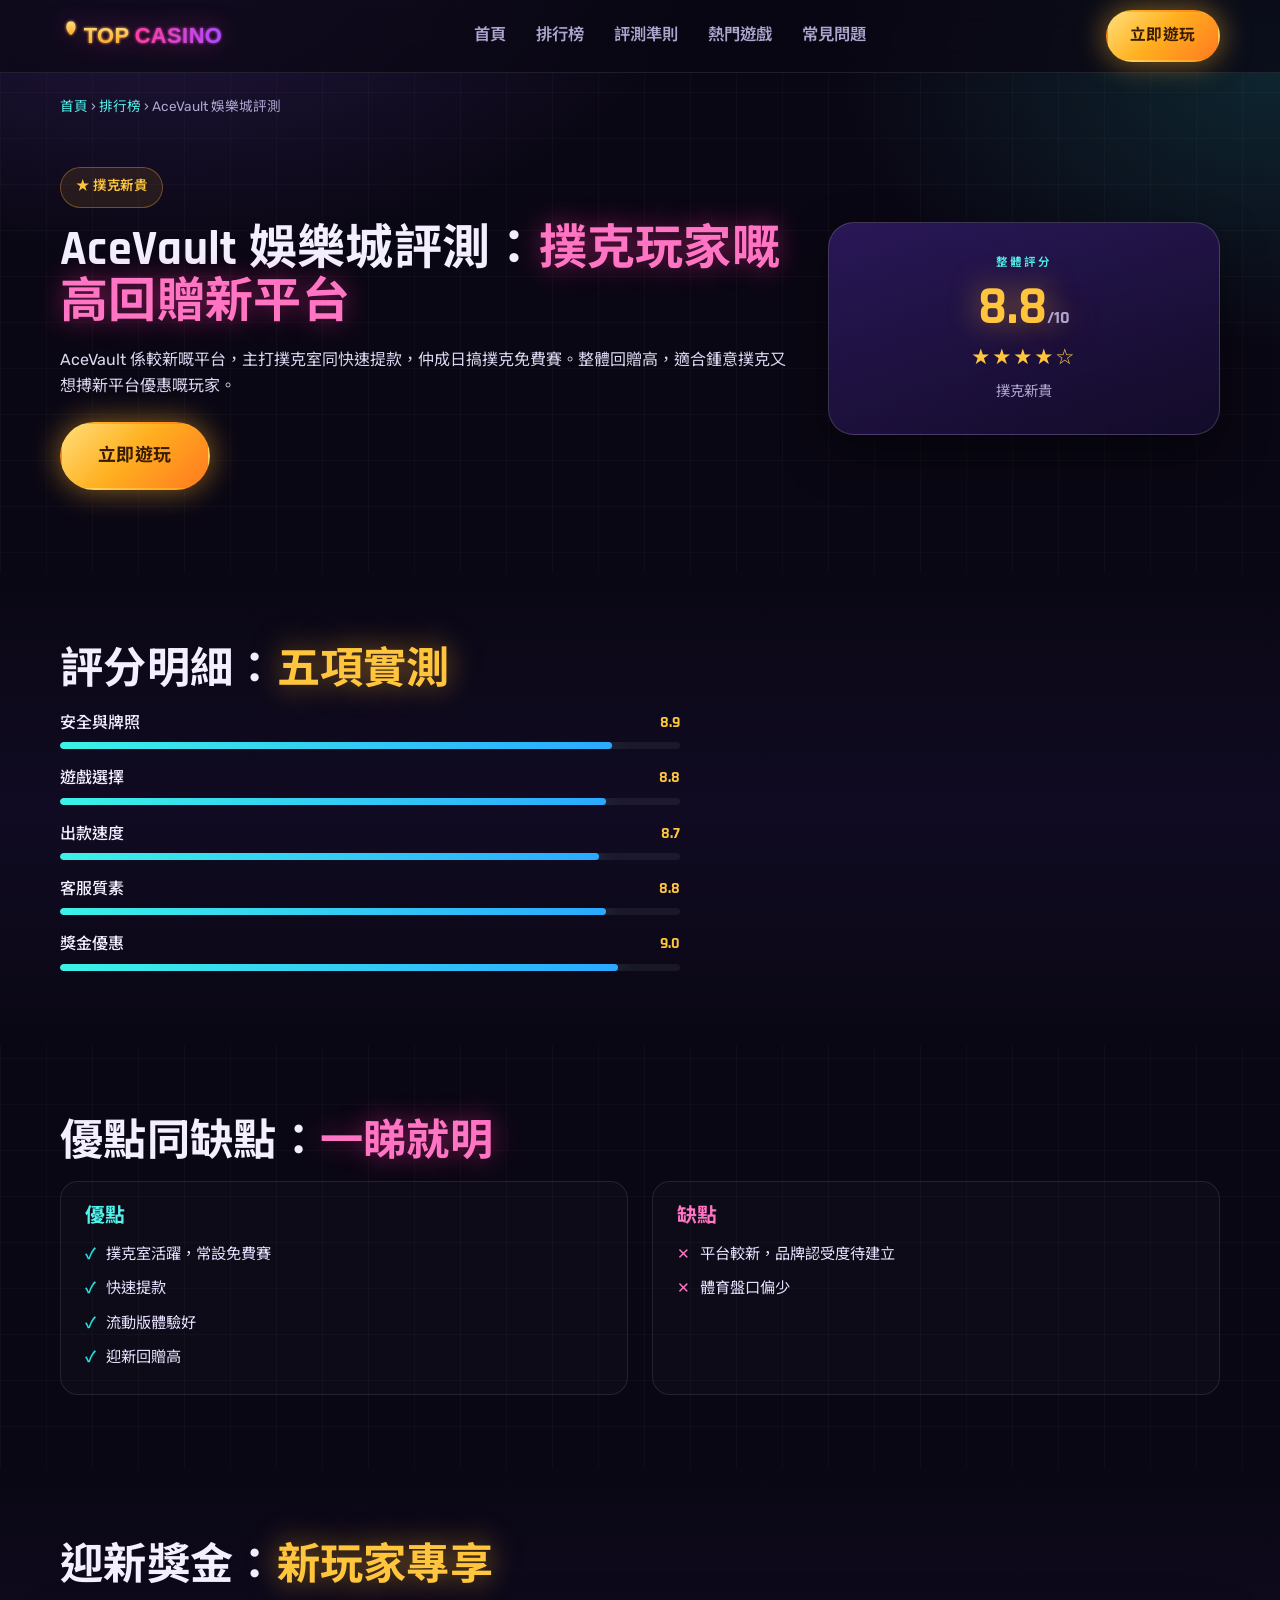
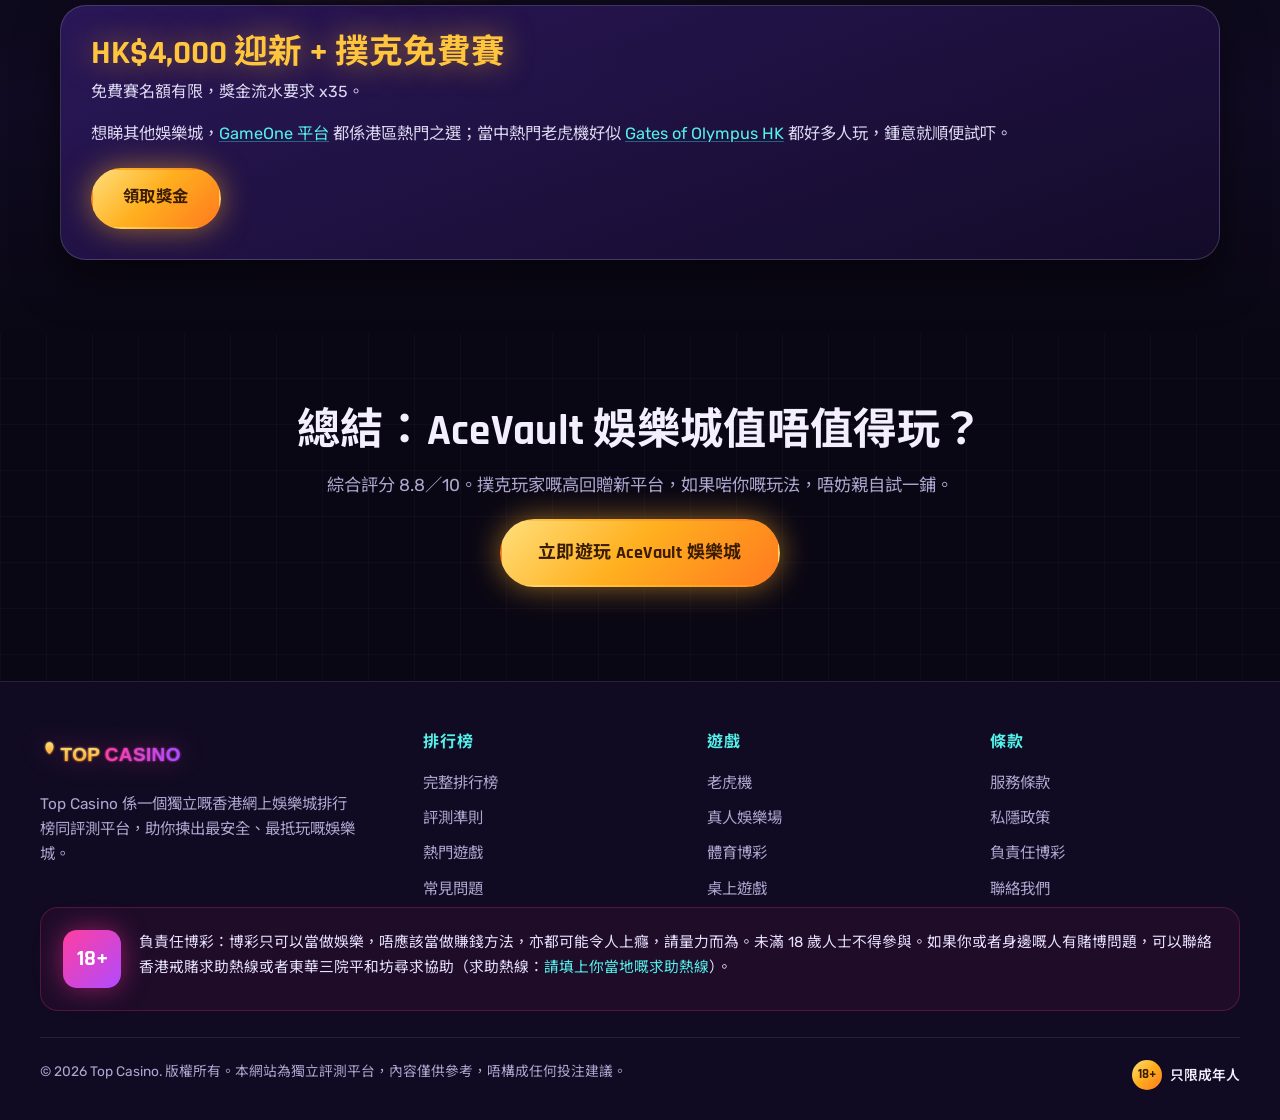
<file: reviews/acevault.html>
<!DOCTYPE html>
<html lang="zh-HK">
<head>
<meta charset="UTF-8">
<meta name="viewport" content="width=device-width, initial-scale=1.0">
<title>AceVault 娛樂城評測 2026｜評分 8.8／10 · 迎新獎金同出款實測</title>
<meta name="description" content="AceVault 娛樂城評測：撲克玩家嘅高回贈新平台，整體評分 8.8／10。實測安全、遊戲、出款、客服同獎金，附優點缺點同迎新獎金詳情。">
<meta name="robots" content="index, follow">

<link rel="icon" type="image/svg+xml" href="../favicon.svg">
<link rel="preconnect" href="https://fonts.googleapis.com"><link rel="preconnect" href="https://fonts.gstatic.com" crossorigin><link href="https://fonts.googleapis.com/css2?family=Noto+Sans+HK:wght@400;500;700;900&family=Rajdhani:wght@500;600;700&family=Rubik:wght@400;500;600&display=swap" rel="stylesheet">
<link rel="stylesheet" href="../style.css">
</head>
<body>
<header class="site-header">
  <div class="container">
    <nav class="nav">
      <a class="brand" href="../index.html" aria-label="Top Casino 首頁"><img src="../logo.svg" alt="Top Casino 標誌" width="150" height="40"></a>
      <input type="checkbox" id="nav-toggle" class="nav-toggle" hidden>
      <label class="hamburger" for="nav-toggle" aria-label="開啟選單"><span></span><span></span><span></span></label>
      <ul class="nav-links">
        <li><a href="../index.html#top">首頁</a></li>
        <li><a href="../index.html#toplist">排行榜</a></li>
        <li><a href="../index.html#criteria">評測準則</a></li>
        <li><a href="../index.html#games">熱門遊戲</a></li>
        <li><a href="../index.html#faq">常見問題</a></li>
      </ul>
      <div class="nav-cta"><a class="btn btn-gold" href="../play-and-win/" target="_blank" rel="nofollow noopener">立即遊玩</a></div>
    </nav>
  </div>
</header>
<div class="container"><div class="breadcrumb"><a href="../index.html">首頁</a> › <a href="../index.html#toplist">排行榜</a> › AceVault 娛樂城評測</div></div>

<section class="section" style="padding-top:16px;">
  <div class="container">
    <div class="rev-hero">
      <div>
        <span class="rev-verdict-badge">★ 撲克新貴</span>
        <h1>AceVault 娛樂城評測：<span class="hl">撲克玩家嘅高回贈新平台</span></h1>
        <p>AceVault 係較新嘅平台，主打撲克室同快速提款，仲成日搞撲克免費賽。整體回贈高，適合鍾意撲克又想搏新平台優惠嘅玩家。</p>
        <div class="rev-cta" style="text-align:left;margin-top:22px;"><a class="btn btn-gold btn-lg" href="../play-and-win/poker/" target="_blank" rel="nofollow noopener">立即遊玩</a></div>
      </div>
      <div class="rev-ratingbox">
        <div class="lbl">整體評分</div>
        <div class="score">8.8<small>/10</small></div>
        <div class="stars">★★★★☆</div>
        <div style="color:var(--muted);font-size:.9rem;">撲克新貴</div>
      </div>
    </div>
  </div>
</section>

<section class="section alt">
  <div class="container">
    <h2 class="section-title">評分明細：<span class="gold">五項實測</span></h2>
    <div class="rev-scores"><div class="row"><div class="top"><span class="nm">安全與牌照</span><span class="vl">8.9</span></div><div class="track"><div class="fill" style="width:89.0%"></div></div></div><div class="row"><div class="top"><span class="nm">遊戲選擇</span><span class="vl">8.8</span></div><div class="track"><div class="fill" style="width:88.0%"></div></div></div><div class="row"><div class="top"><span class="nm">出款速度</span><span class="vl">8.7</span></div><div class="track"><div class="fill" style="width:87.0%"></div></div></div><div class="row"><div class="top"><span class="nm">客服質素</span><span class="vl">8.8</span></div><div class="track"><div class="fill" style="width:88.0%"></div></div></div><div class="row"><div class="top"><span class="nm">獎金優惠</span><span class="vl">9.0</span></div><div class="track"><div class="fill" style="width:90.0%"></div></div></div></div>
  </div>
</section>

<section class="section">
  <div class="container">
    <h2 class="section-title">優點同缺點：<span class="hl">一睇就明</span></h2>
    <div class="proscons">
      <div class="prosbox"><h3>優點</h3><ul><li>撲克室活躍，常設免費賽</li><li>快速提款</li><li>流動版體驗好</li><li>迎新回贈高</li></ul></div>
      <div class="consbox"><h3>缺點</h3><ul><li>平台較新，品牌認受度待建立</li><li>體育盤口偏少</li></ul></div>
    </div>
  </div>
</section>

<section class="section alt">
  <div class="container">
    <h2 class="section-title">迎新獎金：<span class="gold">新玩家專享</span></h2>
    <div class="rev-panel">
      <div class="amt">HK$4,000 迎新 + 撲克免費賽</div>
      <p>免費賽名額有限，獎金流水要求 x35。</p>
      <p class="rev-links">想睇其他娛樂城，<a href="https://gameone-play.com" target="_blank" rel="noopener">GameOne 平台</a> 都係港區熱門之選；當中熱門老虎機好似 <a href="https://gatesofolympus-hongkong.com" target="_blank" rel="noopener">Gates of Olympus HK</a> 都好多人玩，鍾意就順便試吓。</p>
      <div class="rev-cta" style="text-align:left;"><a class="btn btn-gold" href="../play-and-win/poker/" target="_blank" rel="nofollow noopener">領取獎金</a></div>
    </div>
  </div>
</section>

<section class="section">
  <div class="container" style="text-align:center;">
    <h2 class="section-title">總結：AceVault 娛樂城值唔值得玩？</h2>
    <p class="lead" style="margin-inline:auto;">綜合評分 8.8／10。撲克玩家嘅高回贈新平台，如果啱你嘅玩法，唔妨親自試一鋪。</p>
    <div class="rev-cta"><a class="btn btn-gold btn-lg" href="../play-and-win/poker/" target="_blank" rel="nofollow noopener">立即遊玩 AceVault 娛樂城</a></div>
  </div>
</section>

<footer class="site-footer">
  <div class="container footer-inner">
    <div class="footer-top">
      <div class="footer-brand">
        <img src="../logo.svg" alt="Top Casino 標誌" width="150" height="42">
        <p>Top Casino 係一個獨立嘅香港網上娛樂城排行榜同評測平台，助你揀出最安全、最抵玩嘅娛樂城。</p>
      </div>
      <div class="footer-col"><h4>排行榜</h4><a href="../index.html#toplist">完整排行榜</a><a href="../index.html#criteria">評測準則</a><a href="../index.html#games">熱門遊戲</a><a href="../index.html#faq">常見問題</a></div>
      <div class="footer-col"><h4>遊戲</h4><a href="../index.html#games">老虎機</a><a href="../index.html#games">真人娛樂場</a><a href="../index.html#games">體育博彩</a><a href="../index.html#games">桌上遊戲</a></div>
      <div class="footer-col"><h4>條款</h4><a href="#">服務條款</a><a href="#">私隱政策</a><a href="#">負責任博彩</a><a href="#">聯絡我們</a></div>
    </div>
    <div class="rg-block">
      <span class="rg-badge">18+</span>
      <p>負責任博彩：博彩只可以當做娛樂，唔應該當做賺錢方法，亦都可能令人上癮，請量力而為。未滿 18 歲人士不得參與。如果你或者身邊嘅人有賭博問題，可以聯絡香港戒賭求助熱線或者東華三院平和坊尋求協助（求助熱線：<a href="#">請填上你當地嘅求助熱線</a>）。</p>
    </div>
    <div class="footer-legal">
      <span>© 2026 Top Casino. 版權所有。本網站為獨立評測平台，內容僅供參考，唔構成任何投注建議。</span>
      <span class="badge18"><span class="n18">18+</span>只限成年人</span>
    </div>
  </div>
</footer>
</body>
</html>
</file>
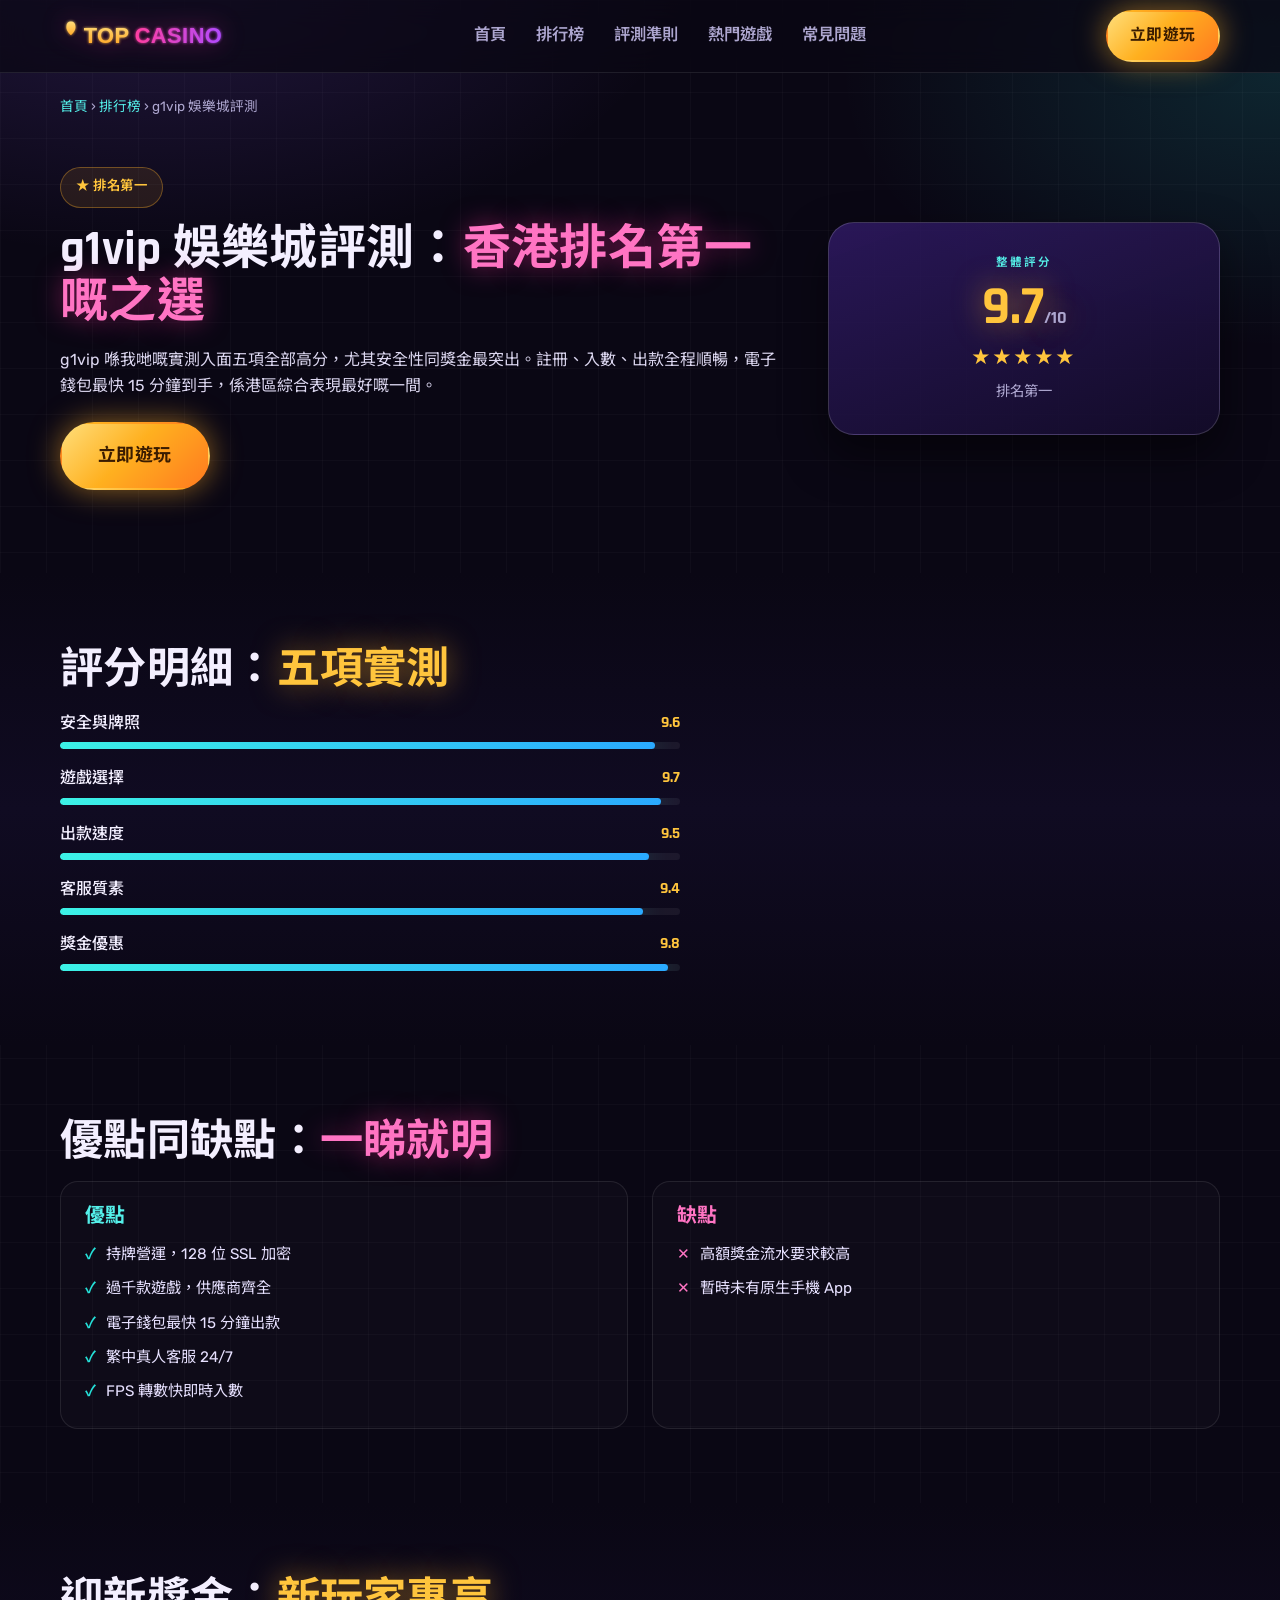
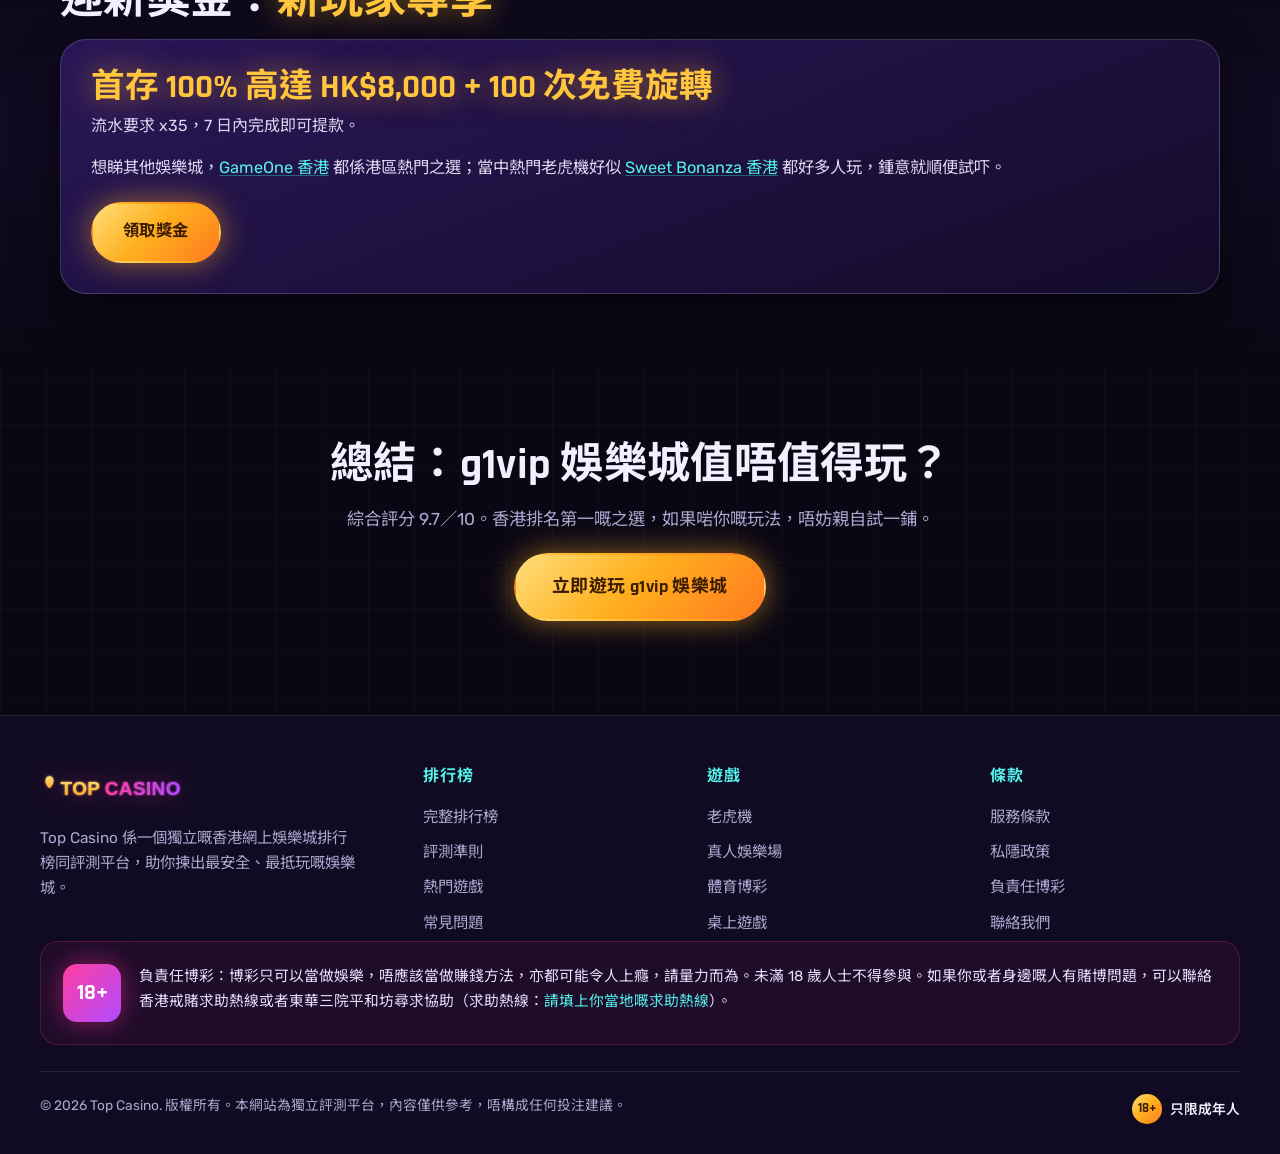
<file: reviews/g1vip.html>
<!DOCTYPE html>
<html lang="zh-HK">
<head>
<meta charset="UTF-8">
<meta name="viewport" content="width=device-width, initial-scale=1.0">
<title>g1vip 娛樂城評測 2026｜評分 9.7／10 · 迎新獎金同出款實測</title>
<meta name="description" content="g1vip 娛樂城評測：香港排名第一嘅之選，整體評分 9.7／10。實測安全、遊戲、出款、客服同獎金，附優點缺點同迎新獎金詳情。">
<meta name="robots" content="index, follow">

<link rel="icon" type="image/svg+xml" href="../favicon.svg">
<link rel="preconnect" href="https://fonts.googleapis.com"><link rel="preconnect" href="https://fonts.gstatic.com" crossorigin><link href="https://fonts.googleapis.com/css2?family=Noto+Sans+HK:wght@400;500;700;900&family=Rajdhani:wght@500;600;700&family=Rubik:wght@400;500;600&display=swap" rel="stylesheet">
<link rel="stylesheet" href="../style.css">
</head>
<body>
<header class="site-header">
  <div class="container">
    <nav class="nav">
      <a class="brand" href="../index.html" aria-label="Top Casino 首頁"><img src="../logo.svg" alt="Top Casino 標誌" width="150" height="40"></a>
      <input type="checkbox" id="nav-toggle" class="nav-toggle" hidden>
      <label class="hamburger" for="nav-toggle" aria-label="開啟選單"><span></span><span></span><span></span></label>
      <ul class="nav-links">
        <li><a href="../index.html#top">首頁</a></li>
        <li><a href="../index.html#toplist">排行榜</a></li>
        <li><a href="../index.html#criteria">評測準則</a></li>
        <li><a href="../index.html#games">熱門遊戲</a></li>
        <li><a href="../index.html#faq">常見問題</a></li>
      </ul>
      <div class="nav-cta"><a class="btn btn-gold" href="../play-and-win/" target="_blank" rel="nofollow noopener">立即遊玩</a></div>
    </nav>
  </div>
</header>
<div class="container"><div class="breadcrumb"><a href="../index.html">首頁</a> › <a href="../index.html#toplist">排行榜</a> › g1vip 娛樂城評測</div></div>

<section class="section" style="padding-top:16px;">
  <div class="container">
    <div class="rev-hero">
      <div>
        <span class="rev-verdict-badge">★ 排名第一</span>
        <h1>g1vip 娛樂城評測：<span class="hl">香港排名第一嘅之選</span></h1>
        <p>g1vip 喺我哋嘅實測入面五項全部高分，尤其安全性同獎金最突出。註冊、入數、出款全程順暢，電子錢包最快 15 分鐘到手，係港區綜合表現最好嘅一間。</p>
        <div class="rev-cta" style="text-align:left;margin-top:22px;"><a class="btn btn-gold btn-lg" href="../play-and-win/" target="_blank" rel="nofollow noopener">立即遊玩</a></div>
      </div>
      <div class="rev-ratingbox">
        <div class="lbl">整體評分</div>
        <div class="score">9.7<small>/10</small></div>
        <div class="stars">★★★★★</div>
        <div style="color:var(--muted);font-size:.9rem;">排名第一</div>
      </div>
    </div>
  </div>
</section>

<section class="section alt">
  <div class="container">
    <h2 class="section-title">評分明細：<span class="gold">五項實測</span></h2>
    <div class="rev-scores"><div class="row"><div class="top"><span class="nm">安全與牌照</span><span class="vl">9.6</span></div><div class="track"><div class="fill" style="width:96.0%"></div></div></div><div class="row"><div class="top"><span class="nm">遊戲選擇</span><span class="vl">9.7</span></div><div class="track"><div class="fill" style="width:97.0%"></div></div></div><div class="row"><div class="top"><span class="nm">出款速度</span><span class="vl">9.5</span></div><div class="track"><div class="fill" style="width:95.0%"></div></div></div><div class="row"><div class="top"><span class="nm">客服質素</span><span class="vl">9.4</span></div><div class="track"><div class="fill" style="width:94.0%"></div></div></div><div class="row"><div class="top"><span class="nm">獎金優惠</span><span class="vl">9.8</span></div><div class="track"><div class="fill" style="width:98.0%"></div></div></div></div>
  </div>
</section>

<section class="section">
  <div class="container">
    <h2 class="section-title">優點同缺點：<span class="hl">一睇就明</span></h2>
    <div class="proscons">
      <div class="prosbox"><h3>優點</h3><ul><li>持牌營運，128 位 SSL 加密</li><li>過千款遊戲，供應商齊全</li><li>電子錢包最快 15 分鐘出款</li><li>繁中真人客服 24/7</li><li>FPS 轉數快即時入數</li></ul></div>
      <div class="consbox"><h3>缺點</h3><ul><li>高額獎金流水要求較高</li><li>暫時未有原生手機 App</li></ul></div>
    </div>
  </div>
</section>

<section class="section alt">
  <div class="container">
    <h2 class="section-title">迎新獎金：<span class="gold">新玩家專享</span></h2>
    <div class="rev-panel">
      <div class="amt">首存 100% 高達 HK$8,000 + 100 次免費旋轉</div>
      <p>流水要求 x35，7 日內完成即可提款。</p>
      <p class="rev-links">想睇其他娛樂城，<a href="https://gameonehkg.com" target="_blank" rel="noopener">GameOne 香港</a> 都係港區熱門之選；當中熱門老虎機好似 <a href="https://sweetbonanzahk.com" target="_blank" rel="noopener">Sweet Bonanza 香港</a> 都好多人玩，鍾意就順便試吓。</p>
      <div class="rev-cta" style="text-align:left;"><a class="btn btn-gold" href="../play-and-win/" target="_blank" rel="nofollow noopener">領取獎金</a></div>
    </div>
  </div>
</section>

<section class="section">
  <div class="container" style="text-align:center;">
    <h2 class="section-title">總結：g1vip 娛樂城值唔值得玩？</h2>
    <p class="lead" style="margin-inline:auto;">綜合評分 9.7／10。香港排名第一嘅之選，如果啱你嘅玩法，唔妨親自試一鋪。</p>
    <div class="rev-cta"><a class="btn btn-gold btn-lg" href="../play-and-win/" target="_blank" rel="nofollow noopener">立即遊玩 g1vip 娛樂城</a></div>
  </div>
</section>

<footer class="site-footer">
  <div class="container footer-inner">
    <div class="footer-top">
      <div class="footer-brand">
        <img src="../logo.svg" alt="Top Casino 標誌" width="150" height="42">
        <p>Top Casino 係一個獨立嘅香港網上娛樂城排行榜同評測平台，助你揀出最安全、最抵玩嘅娛樂城。</p>
      </div>
      <div class="footer-col"><h4>排行榜</h4><a href="../index.html#toplist">完整排行榜</a><a href="../index.html#criteria">評測準則</a><a href="../index.html#games">熱門遊戲</a><a href="../index.html#faq">常見問題</a></div>
      <div class="footer-col"><h4>遊戲</h4><a href="../index.html#games">老虎機</a><a href="../index.html#games">真人娛樂場</a><a href="../index.html#games">體育博彩</a><a href="../index.html#games">桌上遊戲</a></div>
      <div class="footer-col"><h4>條款</h4><a href="#">服務條款</a><a href="#">私隱政策</a><a href="#">負責任博彩</a><a href="#">聯絡我們</a></div>
    </div>
    <div class="rg-block">
      <span class="rg-badge">18+</span>
      <p>負責任博彩：博彩只可以當做娛樂，唔應該當做賺錢方法，亦都可能令人上癮，請量力而為。未滿 18 歲人士不得參與。如果你或者身邊嘅人有賭博問題，可以聯絡香港戒賭求助熱線或者東華三院平和坊尋求協助（求助熱線：<a href="#">請填上你當地嘅求助熱線</a>）。</p>
    </div>
    <div class="footer-legal">
      <span>© 2026 Top Casino. 版權所有。本網站為獨立評測平台，內容僅供參考，唔構成任何投注建議。</span>
      <span class="badge18"><span class="n18">18+</span>只限成年人</span>
    </div>
  </div>
</footer>
</body>
</html>
</file>
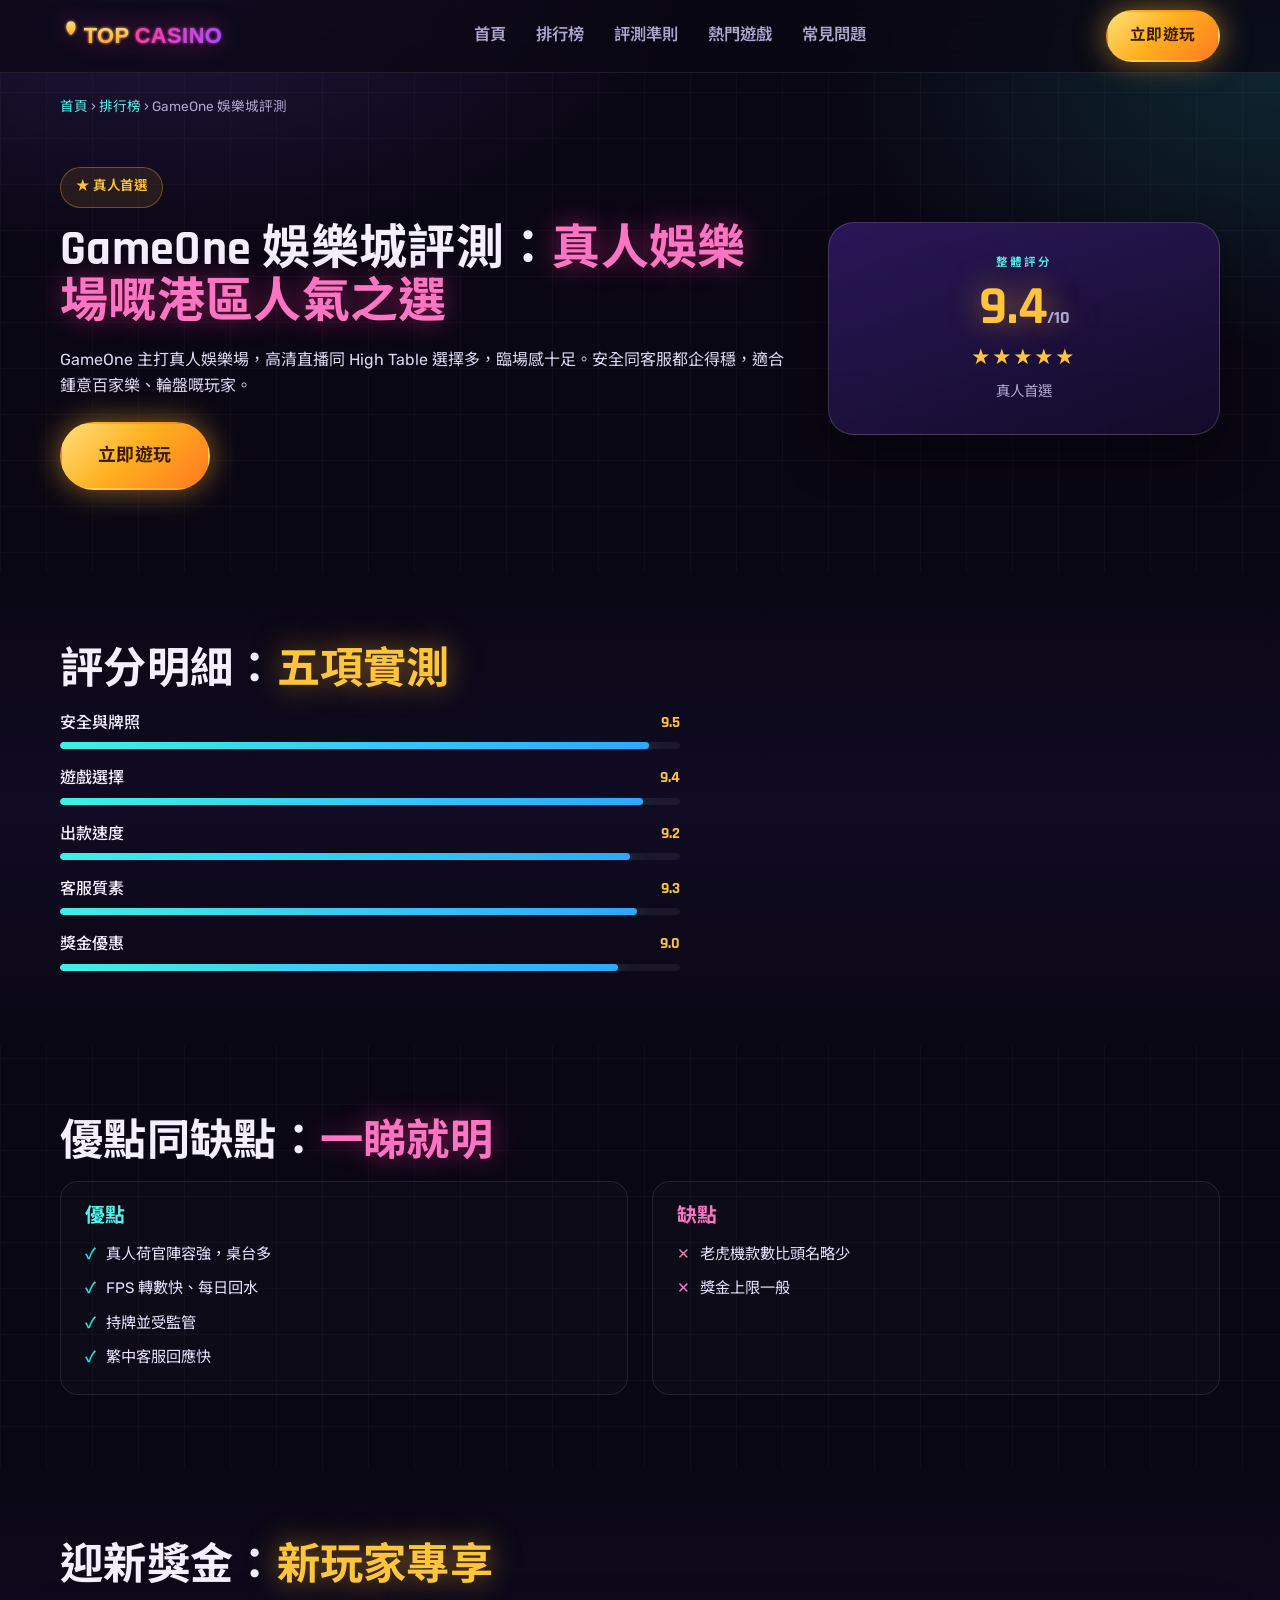
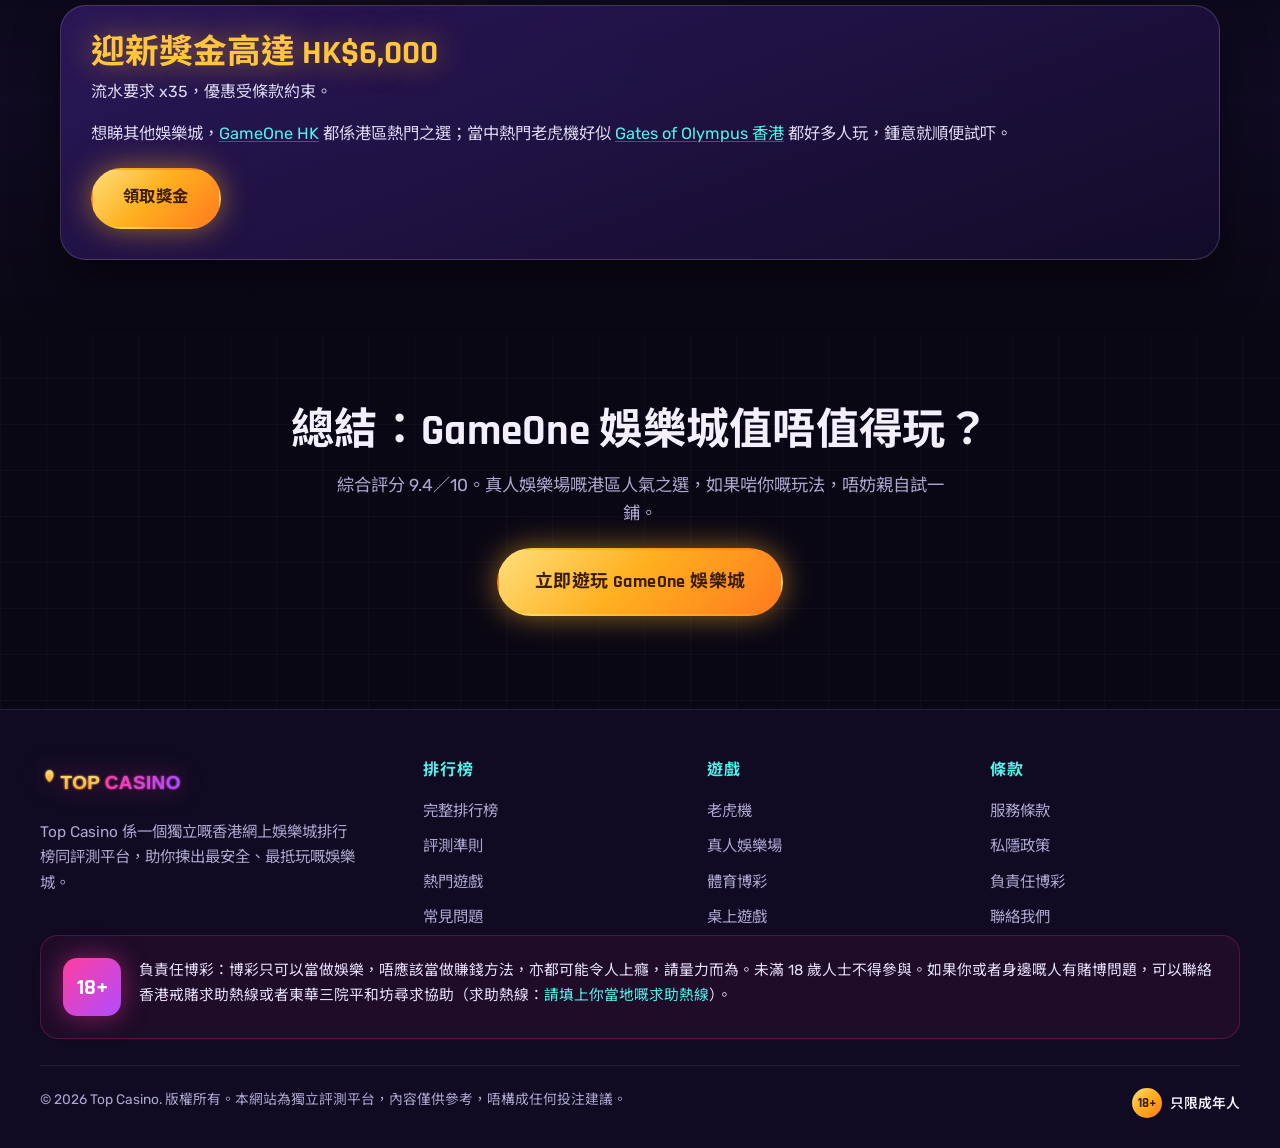
<file: reviews/gameone.html>
<!DOCTYPE html>
<html lang="zh-HK">
<head>
<meta charset="UTF-8">
<meta name="viewport" content="width=device-width, initial-scale=1.0">
<title>GameOne 娛樂城評測 2026｜評分 9.4／10 · 迎新獎金同出款實測</title>
<meta name="description" content="GameOne 娛樂城評測：真人娛樂場嘅港區人氣之選，整體評分 9.4／10。實測安全、遊戲、出款、客服同獎金，附優點缺點同迎新獎金詳情。">
<meta name="robots" content="index, follow">

<link rel="icon" type="image/svg+xml" href="../favicon.svg">
<link rel="preconnect" href="https://fonts.googleapis.com"><link rel="preconnect" href="https://fonts.gstatic.com" crossorigin><link href="https://fonts.googleapis.com/css2?family=Noto+Sans+HK:wght@400;500;700;900&family=Rajdhani:wght@500;600;700&family=Rubik:wght@400;500;600&display=swap" rel="stylesheet">
<link rel="stylesheet" href="../style.css">
</head>
<body>
<header class="site-header">
  <div class="container">
    <nav class="nav">
      <a class="brand" href="../index.html" aria-label="Top Casino 首頁"><img src="../logo.svg" alt="Top Casino 標誌" width="150" height="40"></a>
      <input type="checkbox" id="nav-toggle" class="nav-toggle" hidden>
      <label class="hamburger" for="nav-toggle" aria-label="開啟選單"><span></span><span></span><span></span></label>
      <ul class="nav-links">
        <li><a href="../index.html#top">首頁</a></li>
        <li><a href="../index.html#toplist">排行榜</a></li>
        <li><a href="../index.html#criteria">評測準則</a></li>
        <li><a href="../index.html#games">熱門遊戲</a></li>
        <li><a href="../index.html#faq">常見問題</a></li>
      </ul>
      <div class="nav-cta"><a class="btn btn-gold" href="../play-and-win/" target="_blank" rel="nofollow noopener">立即遊玩</a></div>
    </nav>
  </div>
</header>
<div class="container"><div class="breadcrumb"><a href="../index.html">首頁</a> › <a href="../index.html#toplist">排行榜</a> › GameOne 娛樂城評測</div></div>

<section class="section" style="padding-top:16px;">
  <div class="container">
    <div class="rev-hero">
      <div>
        <span class="rev-verdict-badge">★ 真人首選</span>
        <h1>GameOne 娛樂城評測：<span class="hl">真人娛樂場嘅港區人氣之選</span></h1>
        <p>GameOne 主打真人娛樂場，高清直播同 High Table 選擇多，臨場感十足。安全同客服都企得穩，適合鍾意百家樂、輪盤嘅玩家。</p>
        <div class="rev-cta" style="text-align:left;margin-top:22px;"><a class="btn btn-gold btn-lg" href="../play-and-win/promotions/" target="_blank" rel="nofollow noopener">立即遊玩</a></div>
      </div>
      <div class="rev-ratingbox">
        <div class="lbl">整體評分</div>
        <div class="score">9.4<small>/10</small></div>
        <div class="stars">★★★★★</div>
        <div style="color:var(--muted);font-size:.9rem;">真人首選</div>
      </div>
    </div>
  </div>
</section>

<section class="section alt">
  <div class="container">
    <h2 class="section-title">評分明細：<span class="gold">五項實測</span></h2>
    <div class="rev-scores"><div class="row"><div class="top"><span class="nm">安全與牌照</span><span class="vl">9.5</span></div><div class="track"><div class="fill" style="width:95.0%"></div></div></div><div class="row"><div class="top"><span class="nm">遊戲選擇</span><span class="vl">9.4</span></div><div class="track"><div class="fill" style="width:94.0%"></div></div></div><div class="row"><div class="top"><span class="nm">出款速度</span><span class="vl">9.2</span></div><div class="track"><div class="fill" style="width:92.0%"></div></div></div><div class="row"><div class="top"><span class="nm">客服質素</span><span class="vl">9.3</span></div><div class="track"><div class="fill" style="width:93.0%"></div></div></div><div class="row"><div class="top"><span class="nm">獎金優惠</span><span class="vl">9.0</span></div><div class="track"><div class="fill" style="width:90.0%"></div></div></div></div>
  </div>
</section>

<section class="section">
  <div class="container">
    <h2 class="section-title">優點同缺點：<span class="hl">一睇就明</span></h2>
    <div class="proscons">
      <div class="prosbox"><h3>優點</h3><ul><li>真人荷官陣容強，桌台多</li><li>FPS 轉數快、每日回水</li><li>持牌並受監管</li><li>繁中客服回應快</li></ul></div>
      <div class="consbox"><h3>缺點</h3><ul><li>老虎機款數比頭名略少</li><li>獎金上限一般</li></ul></div>
    </div>
  </div>
</section>

<section class="section alt">
  <div class="container">
    <h2 class="section-title">迎新獎金：<span class="gold">新玩家專享</span></h2>
    <div class="rev-panel">
      <div class="amt">迎新獎金高達 HK$6,000</div>
      <p>流水要求 x35，優惠受條款約束。</p>
      <p class="rev-links">想睇其他娛樂城，<a href="https://gameone-hkg.com" target="_blank" rel="noopener">GameOne HK</a> 都係港區熱門之選；當中熱門老虎機好似 <a href="https://gatesofolympushk.com" target="_blank" rel="noopener">Gates of Olympus 香港</a> 都好多人玩，鍾意就順便試吓。</p>
      <div class="rev-cta" style="text-align:left;"><a class="btn btn-gold" href="../play-and-win/promotions/" target="_blank" rel="nofollow noopener">領取獎金</a></div>
    </div>
  </div>
</section>

<section class="section">
  <div class="container" style="text-align:center;">
    <h2 class="section-title">總結：GameOne 娛樂城值唔值得玩？</h2>
    <p class="lead" style="margin-inline:auto;">綜合評分 9.4／10。真人娛樂場嘅港區人氣之選，如果啱你嘅玩法，唔妨親自試一鋪。</p>
    <div class="rev-cta"><a class="btn btn-gold btn-lg" href="../play-and-win/promotions/" target="_blank" rel="nofollow noopener">立即遊玩 GameOne 娛樂城</a></div>
  </div>
</section>

<footer class="site-footer">
  <div class="container footer-inner">
    <div class="footer-top">
      <div class="footer-brand">
        <img src="../logo.svg" alt="Top Casino 標誌" width="150" height="42">
        <p>Top Casino 係一個獨立嘅香港網上娛樂城排行榜同評測平台，助你揀出最安全、最抵玩嘅娛樂城。</p>
      </div>
      <div class="footer-col"><h4>排行榜</h4><a href="../index.html#toplist">完整排行榜</a><a href="../index.html#criteria">評測準則</a><a href="../index.html#games">熱門遊戲</a><a href="../index.html#faq">常見問題</a></div>
      <div class="footer-col"><h4>遊戲</h4><a href="../index.html#games">老虎機</a><a href="../index.html#games">真人娛樂場</a><a href="../index.html#games">體育博彩</a><a href="../index.html#games">桌上遊戲</a></div>
      <div class="footer-col"><h4>條款</h4><a href="#">服務條款</a><a href="#">私隱政策</a><a href="#">負責任博彩</a><a href="#">聯絡我們</a></div>
    </div>
    <div class="rg-block">
      <span class="rg-badge">18+</span>
      <p>負責任博彩：博彩只可以當做娛樂，唔應該當做賺錢方法，亦都可能令人上癮，請量力而為。未滿 18 歲人士不得參與。如果你或者身邊嘅人有賭博問題，可以聯絡香港戒賭求助熱線或者東華三院平和坊尋求協助（求助熱線：<a href="#">請填上你當地嘅求助熱線</a>）。</p>
    </div>
    <div class="footer-legal">
      <span>© 2026 Top Casino. 版權所有。本網站為獨立評測平台，內容僅供參考，唔構成任何投注建議。</span>
      <span class="badge18"><span class="n18">18+</span>只限成年人</span>
    </div>
  </div>
</footer>
</body>
</html>
</file>
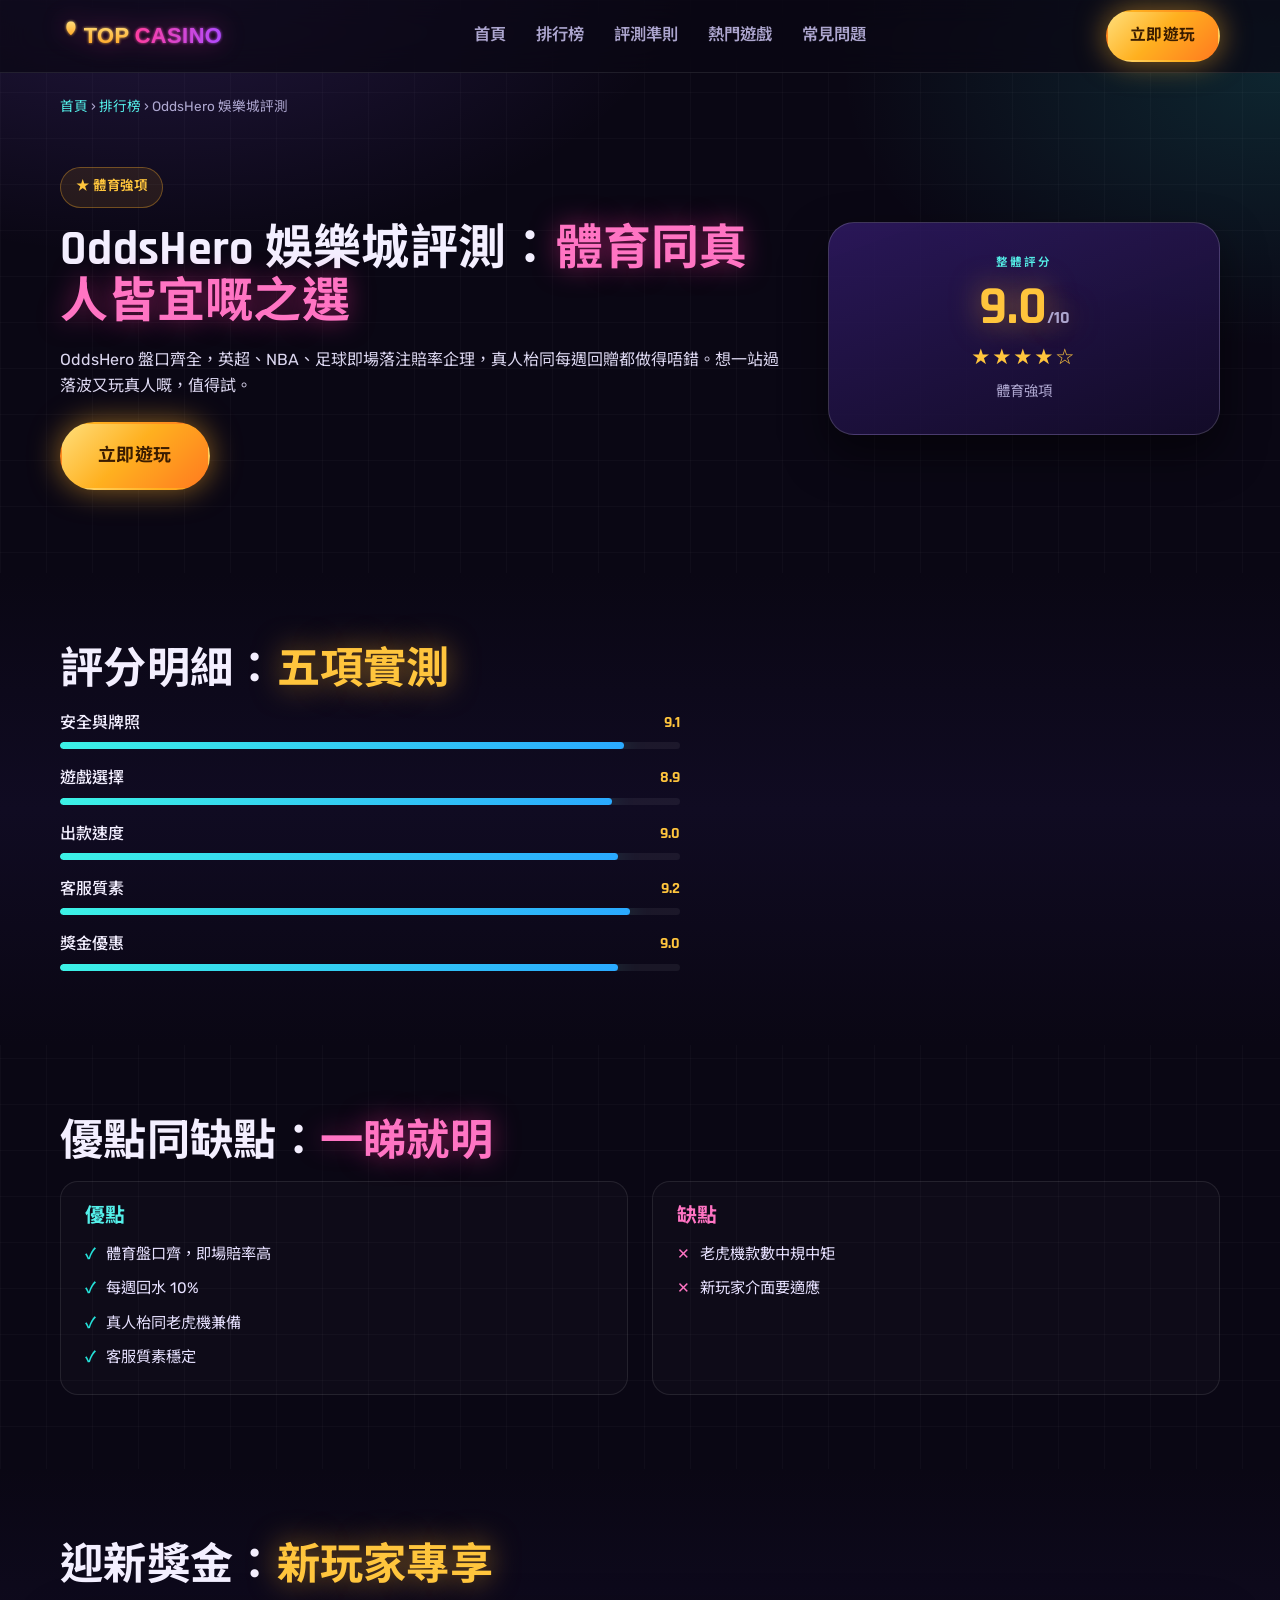
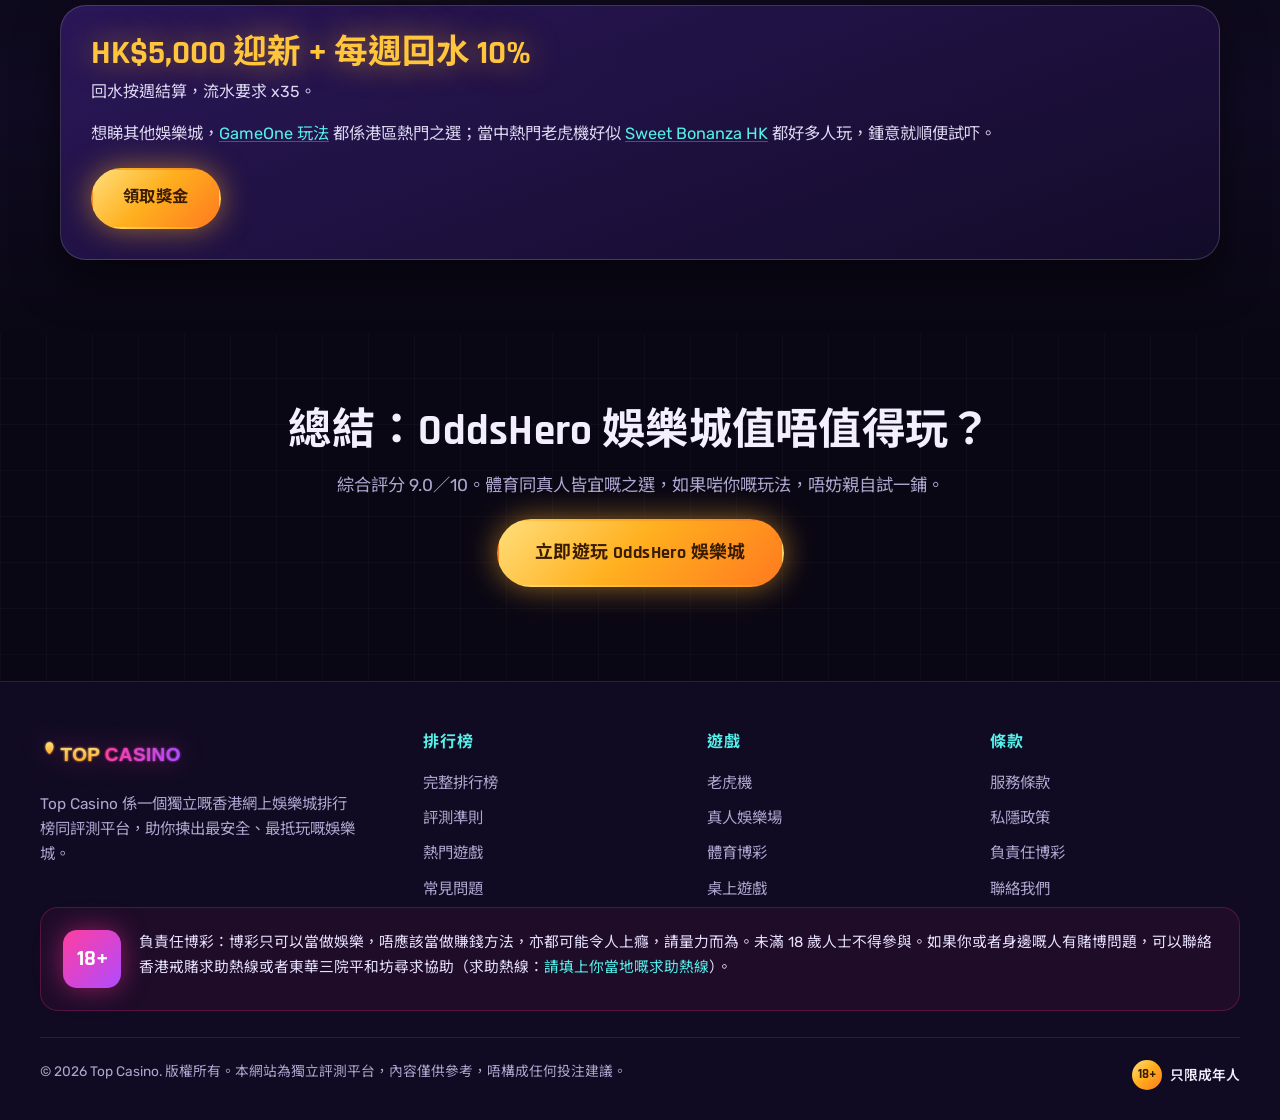
<file: reviews/oddshero.html>
<!DOCTYPE html>
<html lang="zh-HK">
<head>
<meta charset="UTF-8">
<meta name="viewport" content="width=device-width, initial-scale=1.0">
<title>OddsHero 娛樂城評測 2026｜評分 9.0／10 · 迎新獎金同出款實測</title>
<meta name="description" content="OddsHero 娛樂城評測：體育同真人皆宜嘅之選，整體評分 9.0／10。實測安全、遊戲、出款、客服同獎金，附優點缺點同迎新獎金詳情。">
<meta name="robots" content="index, follow">

<link rel="icon" type="image/svg+xml" href="../favicon.svg">
<link rel="preconnect" href="https://fonts.googleapis.com"><link rel="preconnect" href="https://fonts.gstatic.com" crossorigin><link href="https://fonts.googleapis.com/css2?family=Noto+Sans+HK:wght@400;500;700;900&family=Rajdhani:wght@500;600;700&family=Rubik:wght@400;500;600&display=swap" rel="stylesheet">
<link rel="stylesheet" href="../style.css">
</head>
<body>
<header class="site-header">
  <div class="container">
    <nav class="nav">
      <a class="brand" href="../index.html" aria-label="Top Casino 首頁"><img src="../logo.svg" alt="Top Casino 標誌" width="150" height="40"></a>
      <input type="checkbox" id="nav-toggle" class="nav-toggle" hidden>
      <label class="hamburger" for="nav-toggle" aria-label="開啟選單"><span></span><span></span><span></span></label>
      <ul class="nav-links">
        <li><a href="../index.html#top">首頁</a></li>
        <li><a href="../index.html#toplist">排行榜</a></li>
        <li><a href="../index.html#criteria">評測準則</a></li>
        <li><a href="../index.html#games">熱門遊戲</a></li>
        <li><a href="../index.html#faq">常見問題</a></li>
      </ul>
      <div class="nav-cta"><a class="btn btn-gold" href="../play-and-win/" target="_blank" rel="nofollow noopener">立即遊玩</a></div>
    </nav>
  </div>
</header>
<div class="container"><div class="breadcrumb"><a href="../index.html">首頁</a> › <a href="../index.html#toplist">排行榜</a> › OddsHero 娛樂城評測</div></div>

<section class="section" style="padding-top:16px;">
  <div class="container">
    <div class="rev-hero">
      <div>
        <span class="rev-verdict-badge">★ 體育強項</span>
        <h1>OddsHero 娛樂城評測：<span class="hl">體育同真人皆宜嘅之選</span></h1>
        <p>OddsHero 盤口齊全，英超、NBA、足球即場落注賠率企理，真人枱同每週回贈都做得唔錯。想一站過落波又玩真人嘅，值得試。</p>
        <div class="rev-cta" style="text-align:left;margin-top:22px;"><a class="btn btn-gold btn-lg" href="../play-and-win/live/" target="_blank" rel="nofollow noopener">立即遊玩</a></div>
      </div>
      <div class="rev-ratingbox">
        <div class="lbl">整體評分</div>
        <div class="score">9.0<small>/10</small></div>
        <div class="stars">★★★★☆</div>
        <div style="color:var(--muted);font-size:.9rem;">體育強項</div>
      </div>
    </div>
  </div>
</section>

<section class="section alt">
  <div class="container">
    <h2 class="section-title">評分明細：<span class="gold">五項實測</span></h2>
    <div class="rev-scores"><div class="row"><div class="top"><span class="nm">安全與牌照</span><span class="vl">9.1</span></div><div class="track"><div class="fill" style="width:91.0%"></div></div></div><div class="row"><div class="top"><span class="nm">遊戲選擇</span><span class="vl">8.9</span></div><div class="track"><div class="fill" style="width:89.0%"></div></div></div><div class="row"><div class="top"><span class="nm">出款速度</span><span class="vl">9.0</span></div><div class="track"><div class="fill" style="width:90.0%"></div></div></div><div class="row"><div class="top"><span class="nm">客服質素</span><span class="vl">9.2</span></div><div class="track"><div class="fill" style="width:92.0%"></div></div></div><div class="row"><div class="top"><span class="nm">獎金優惠</span><span class="vl">9.0</span></div><div class="track"><div class="fill" style="width:90.0%"></div></div></div></div>
  </div>
</section>

<section class="section">
  <div class="container">
    <h2 class="section-title">優點同缺點：<span class="hl">一睇就明</span></h2>
    <div class="proscons">
      <div class="prosbox"><h3>優點</h3><ul><li>體育盤口齊，即場賠率高</li><li>每週回水 10%</li><li>真人枱同老虎機兼備</li><li>客服質素穩定</li></ul></div>
      <div class="consbox"><h3>缺點</h3><ul><li>老虎機款數中規中矩</li><li>新玩家介面要適應</li></ul></div>
    </div>
  </div>
</section>

<section class="section alt">
  <div class="container">
    <h2 class="section-title">迎新獎金：<span class="gold">新玩家專享</span></h2>
    <div class="rev-panel">
      <div class="amt">HK$5,000 迎新 + 每週回水 10%</div>
      <p>回水按週結算，流水要求 x35。</p>
      <p class="rev-links">想睇其他娛樂城，<a href="https://gameone-hong-kong.com" target="_blank" rel="noopener">GameOne 玩法</a> 都係港區熱門之選；當中熱門老虎機好似 <a href="https://sweetbonanza-hongkong.com" target="_blank" rel="noopener">Sweet Bonanza HK</a> 都好多人玩，鍾意就順便試吓。</p>
      <div class="rev-cta" style="text-align:left;"><a class="btn btn-gold" href="../play-and-win/live/" target="_blank" rel="nofollow noopener">領取獎金</a></div>
    </div>
  </div>
</section>

<section class="section">
  <div class="container" style="text-align:center;">
    <h2 class="section-title">總結：OddsHero 娛樂城值唔值得玩？</h2>
    <p class="lead" style="margin-inline:auto;">綜合評分 9.0／10。體育同真人皆宜嘅之選，如果啱你嘅玩法，唔妨親自試一鋪。</p>
    <div class="rev-cta"><a class="btn btn-gold btn-lg" href="../play-and-win/live/" target="_blank" rel="nofollow noopener">立即遊玩 OddsHero 娛樂城</a></div>
  </div>
</section>

<footer class="site-footer">
  <div class="container footer-inner">
    <div class="footer-top">
      <div class="footer-brand">
        <img src="../logo.svg" alt="Top Casino 標誌" width="150" height="42">
        <p>Top Casino 係一個獨立嘅香港網上娛樂城排行榜同評測平台，助你揀出最安全、最抵玩嘅娛樂城。</p>
      </div>
      <div class="footer-col"><h4>排行榜</h4><a href="../index.html#toplist">完整排行榜</a><a href="../index.html#criteria">評測準則</a><a href="../index.html#games">熱門遊戲</a><a href="../index.html#faq">常見問題</a></div>
      <div class="footer-col"><h4>遊戲</h4><a href="../index.html#games">老虎機</a><a href="../index.html#games">真人娛樂場</a><a href="../index.html#games">體育博彩</a><a href="../index.html#games">桌上遊戲</a></div>
      <div class="footer-col"><h4>條款</h4><a href="#">服務條款</a><a href="#">私隱政策</a><a href="#">負責任博彩</a><a href="#">聯絡我們</a></div>
    </div>
    <div class="rg-block">
      <span class="rg-badge">18+</span>
      <p>負責任博彩：博彩只可以當做娛樂，唔應該當做賺錢方法，亦都可能令人上癮，請量力而為。未滿 18 歲人士不得參與。如果你或者身邊嘅人有賭博問題，可以聯絡香港戒賭求助熱線或者東華三院平和坊尋求協助（求助熱線：<a href="#">請填上你當地嘅求助熱線</a>）。</p>
    </div>
    <div class="footer-legal">
      <span>© 2026 Top Casino. 版權所有。本網站為獨立評測平台，內容僅供參考，唔構成任何投注建議。</span>
      <span class="badge18"><span class="n18">18+</span>只限成年人</span>
    </div>
  </div>
</footer>
</body>
</html>
</file>
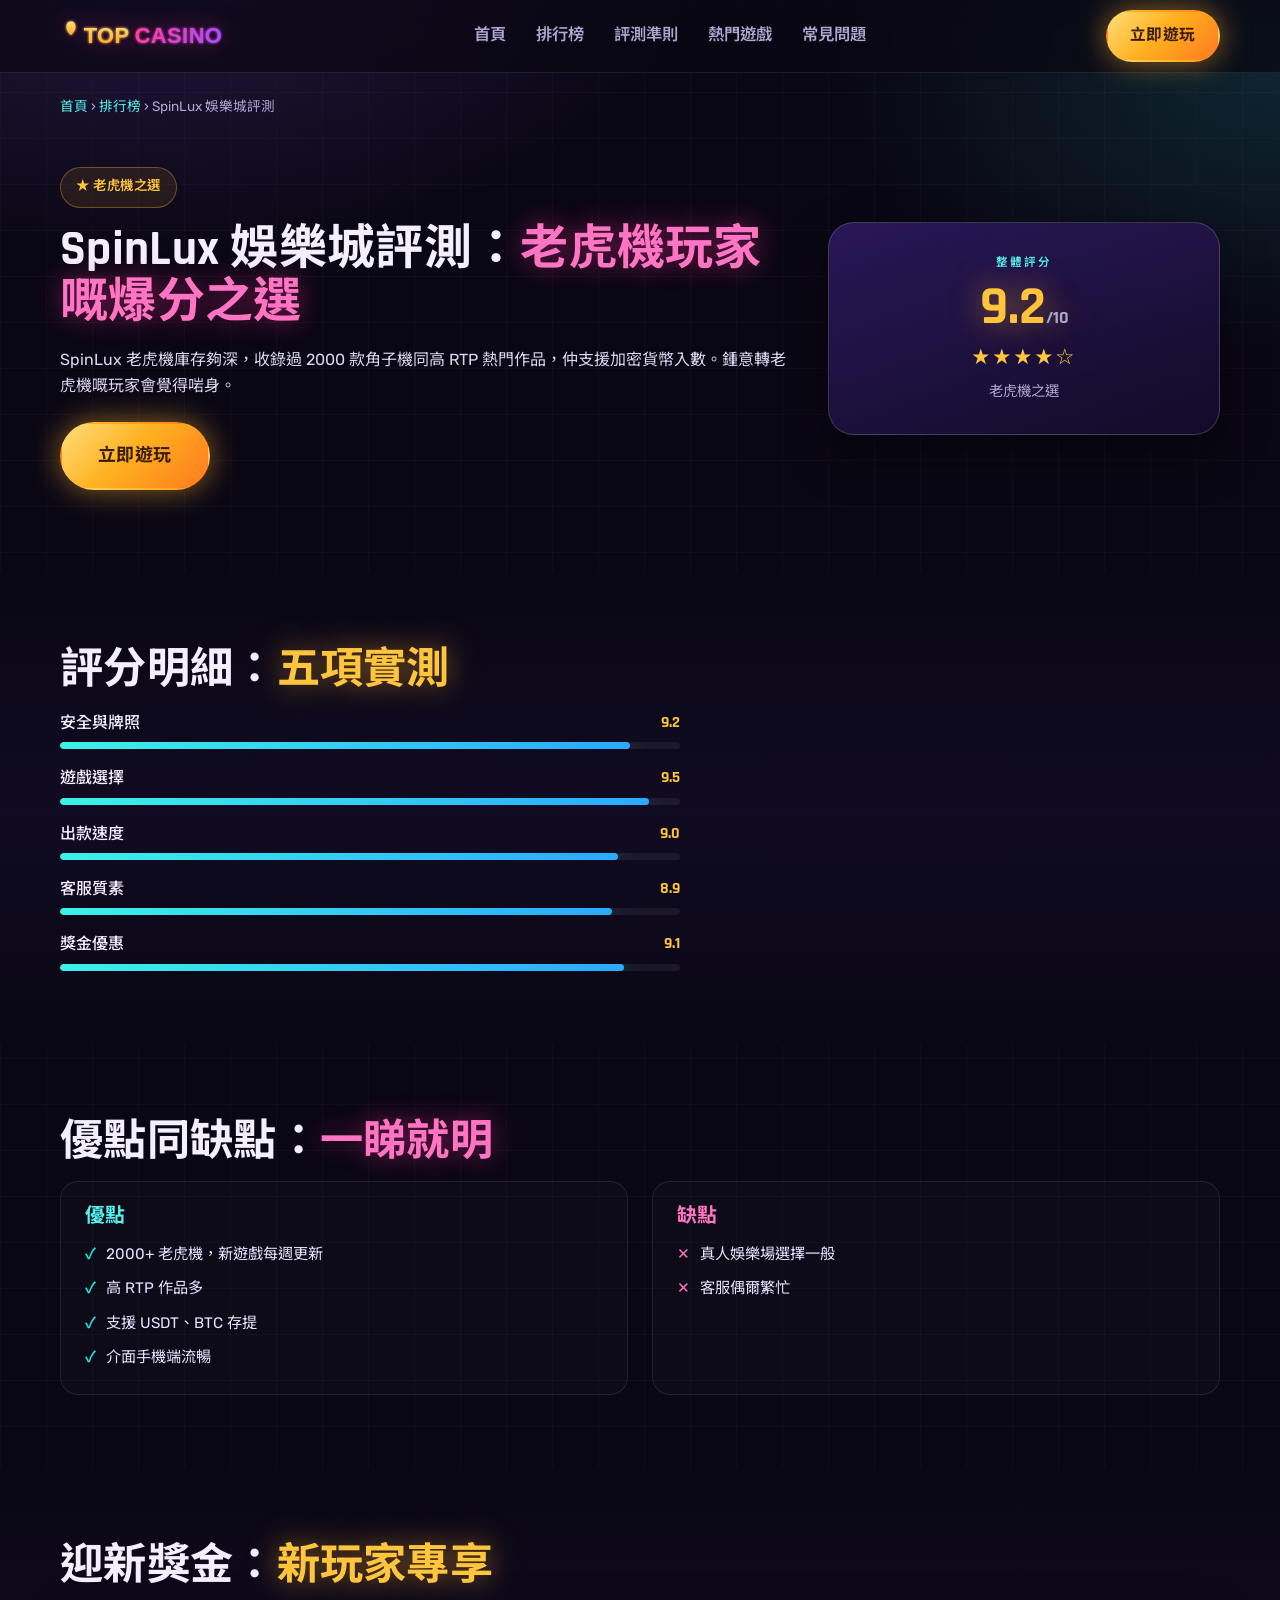
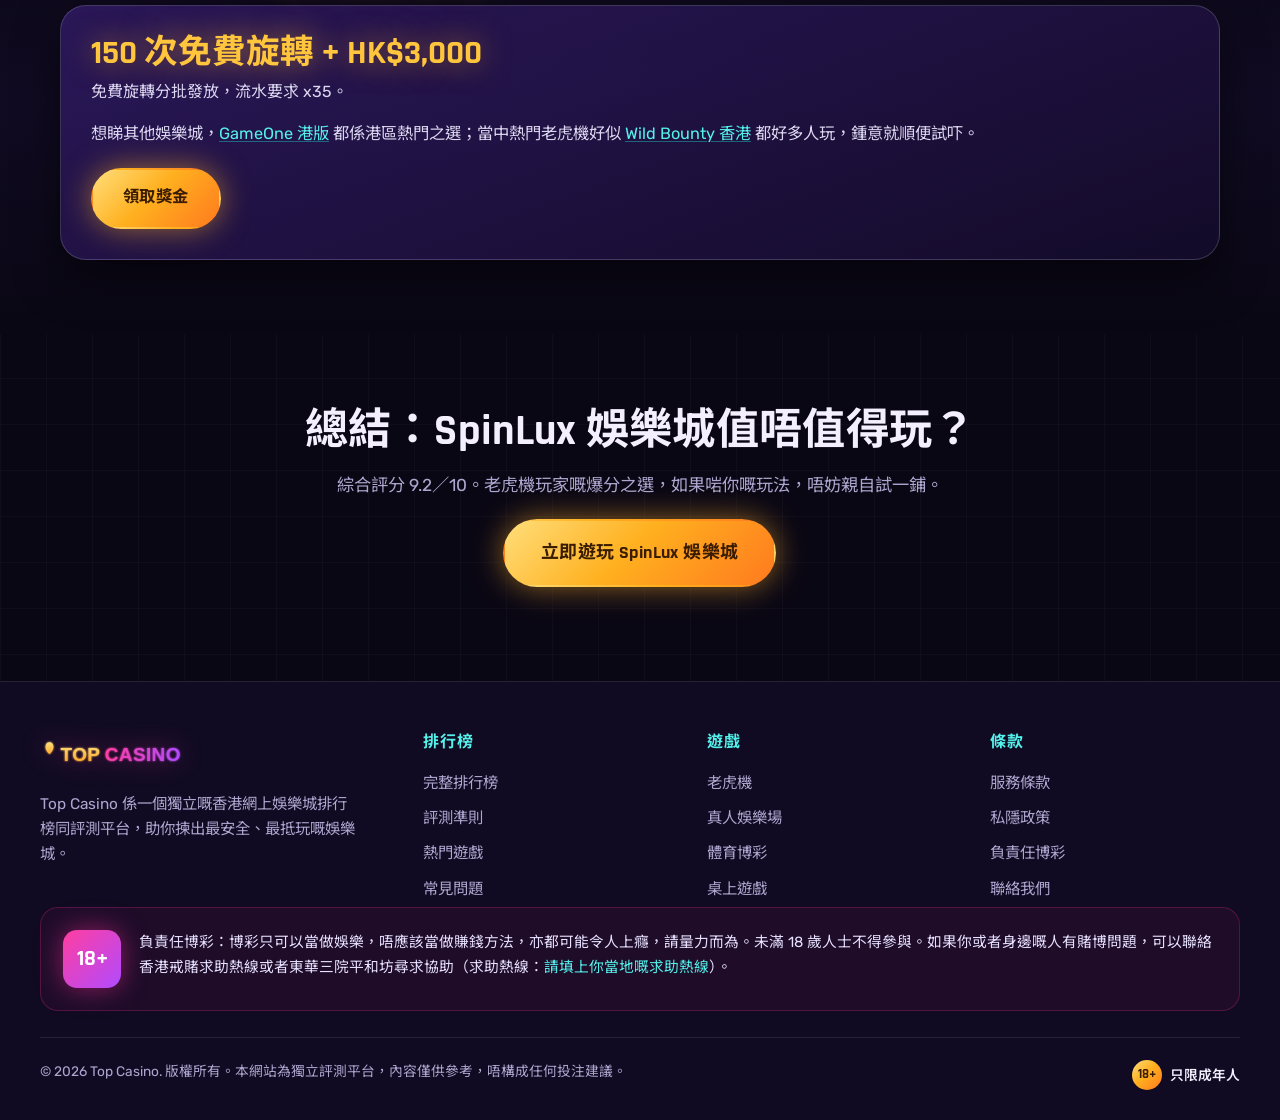
<file: reviews/spinlux.html>
<!DOCTYPE html>
<html lang="zh-HK">
<head>
<meta charset="UTF-8">
<meta name="viewport" content="width=device-width, initial-scale=1.0">
<title>SpinLux 娛樂城評測 2026｜評分 9.2／10 · 迎新獎金同出款實測</title>
<meta name="description" content="SpinLux 娛樂城評測：老虎機玩家嘅爆分之選，整體評分 9.2／10。實測安全、遊戲、出款、客服同獎金，附優點缺點同迎新獎金詳情。">
<meta name="robots" content="index, follow">

<link rel="icon" type="image/svg+xml" href="../favicon.svg">
<link rel="preconnect" href="https://fonts.googleapis.com"><link rel="preconnect" href="https://fonts.gstatic.com" crossorigin><link href="https://fonts.googleapis.com/css2?family=Noto+Sans+HK:wght@400;500;700;900&family=Rajdhani:wght@500;600;700&family=Rubik:wght@400;500;600&display=swap" rel="stylesheet">
<link rel="stylesheet" href="../style.css">
</head>
<body>
<header class="site-header">
  <div class="container">
    <nav class="nav">
      <a class="brand" href="../index.html" aria-label="Top Casino 首頁"><img src="../logo.svg" alt="Top Casino 標誌" width="150" height="40"></a>
      <input type="checkbox" id="nav-toggle" class="nav-toggle" hidden>
      <label class="hamburger" for="nav-toggle" aria-label="開啟選單"><span></span><span></span><span></span></label>
      <ul class="nav-links">
        <li><a href="../index.html#top">首頁</a></li>
        <li><a href="../index.html#toplist">排行榜</a></li>
        <li><a href="../index.html#criteria">評測準則</a></li>
        <li><a href="../index.html#games">熱門遊戲</a></li>
        <li><a href="../index.html#faq">常見問題</a></li>
      </ul>
      <div class="nav-cta"><a class="btn btn-gold" href="../play-and-win/" target="_blank" rel="nofollow noopener">立即遊玩</a></div>
    </nav>
  </div>
</header>
<div class="container"><div class="breadcrumb"><a href="../index.html">首頁</a> › <a href="../index.html#toplist">排行榜</a> › SpinLux 娛樂城評測</div></div>

<section class="section" style="padding-top:16px;">
  <div class="container">
    <div class="rev-hero">
      <div>
        <span class="rev-verdict-badge">★ 老虎機之選</span>
        <h1>SpinLux 娛樂城評測：<span class="hl">老虎機玩家嘅爆分之選</span></h1>
        <p>SpinLux 老虎機庫存夠深，收錄過 2000 款角子機同高 RTP 熱門作品，仲支援加密貨幣入數。鍾意轉老虎機嘅玩家會覺得啱身。</p>
        <div class="rev-cta" style="text-align:left;margin-top:22px;"><a class="btn btn-gold btn-lg" href="../play-and-win/slots/" target="_blank" rel="nofollow noopener">立即遊玩</a></div>
      </div>
      <div class="rev-ratingbox">
        <div class="lbl">整體評分</div>
        <div class="score">9.2<small>/10</small></div>
        <div class="stars">★★★★☆</div>
        <div style="color:var(--muted);font-size:.9rem;">老虎機之選</div>
      </div>
    </div>
  </div>
</section>

<section class="section alt">
  <div class="container">
    <h2 class="section-title">評分明細：<span class="gold">五項實測</span></h2>
    <div class="rev-scores"><div class="row"><div class="top"><span class="nm">安全與牌照</span><span class="vl">9.2</span></div><div class="track"><div class="fill" style="width:92.0%"></div></div></div><div class="row"><div class="top"><span class="nm">遊戲選擇</span><span class="vl">9.5</span></div><div class="track"><div class="fill" style="width:95.0%"></div></div></div><div class="row"><div class="top"><span class="nm">出款速度</span><span class="vl">9.0</span></div><div class="track"><div class="fill" style="width:90.0%"></div></div></div><div class="row"><div class="top"><span class="nm">客服質素</span><span class="vl">8.9</span></div><div class="track"><div class="fill" style="width:89.0%"></div></div></div><div class="row"><div class="top"><span class="nm">獎金優惠</span><span class="vl">9.1</span></div><div class="track"><div class="fill" style="width:91.0%"></div></div></div></div>
  </div>
</section>

<section class="section">
  <div class="container">
    <h2 class="section-title">優點同缺點：<span class="hl">一睇就明</span></h2>
    <div class="proscons">
      <div class="prosbox"><h3>優點</h3><ul><li>2000+ 老虎機，新遊戲每週更新</li><li>高 RTP 作品多</li><li>支援 USDT、BTC 存提</li><li>介面手機端流暢</li></ul></div>
      <div class="consbox"><h3>缺點</h3><ul><li>真人娛樂場選擇一般</li><li>客服偶爾繁忙</li></ul></div>
    </div>
  </div>
</section>

<section class="section alt">
  <div class="container">
    <h2 class="section-title">迎新獎金：<span class="gold">新玩家專享</span></h2>
    <div class="rev-panel">
      <div class="amt">150 次免費旋轉 + HK$3,000</div>
      <p>免費旋轉分批發放，流水要求 x35。</p>
      <p class="rev-links">想睇其他娛樂城，<a href="https://gameone-hongkong.com" target="_blank" rel="noopener">GameOne 港版</a> 都係港區熱門之選；當中熱門老虎機好似 <a href="https://wildbountyshowdownhg.com" target="_blank" rel="noopener">Wild Bounty 香港</a> 都好多人玩，鍾意就順便試吓。</p>
      <div class="rev-cta" style="text-align:left;"><a class="btn btn-gold" href="../play-and-win/slots/" target="_blank" rel="nofollow noopener">領取獎金</a></div>
    </div>
  </div>
</section>

<section class="section">
  <div class="container" style="text-align:center;">
    <h2 class="section-title">總結：SpinLux 娛樂城值唔值得玩？</h2>
    <p class="lead" style="margin-inline:auto;">綜合評分 9.2／10。老虎機玩家嘅爆分之選，如果啱你嘅玩法，唔妨親自試一鋪。</p>
    <div class="rev-cta"><a class="btn btn-gold btn-lg" href="../play-and-win/slots/" target="_blank" rel="nofollow noopener">立即遊玩 SpinLux 娛樂城</a></div>
  </div>
</section>

<footer class="site-footer">
  <div class="container footer-inner">
    <div class="footer-top">
      <div class="footer-brand">
        <img src="../logo.svg" alt="Top Casino 標誌" width="150" height="42">
        <p>Top Casino 係一個獨立嘅香港網上娛樂城排行榜同評測平台，助你揀出最安全、最抵玩嘅娛樂城。</p>
      </div>
      <div class="footer-col"><h4>排行榜</h4><a href="../index.html#toplist">完整排行榜</a><a href="../index.html#criteria">評測準則</a><a href="../index.html#games">熱門遊戲</a><a href="../index.html#faq">常見問題</a></div>
      <div class="footer-col"><h4>遊戲</h4><a href="../index.html#games">老虎機</a><a href="../index.html#games">真人娛樂場</a><a href="../index.html#games">體育博彩</a><a href="../index.html#games">桌上遊戲</a></div>
      <div class="footer-col"><h4>條款</h4><a href="#">服務條款</a><a href="#">私隱政策</a><a href="#">負責任博彩</a><a href="#">聯絡我們</a></div>
    </div>
    <div class="rg-block">
      <span class="rg-badge">18+</span>
      <p>負責任博彩：博彩只可以當做娛樂，唔應該當做賺錢方法，亦都可能令人上癮，請量力而為。未滿 18 歲人士不得參與。如果你或者身邊嘅人有賭博問題，可以聯絡香港戒賭求助熱線或者東華三院平和坊尋求協助（求助熱線：<a href="#">請填上你當地嘅求助熱線</a>）。</p>
    </div>
    <div class="footer-legal">
      <span>© 2026 Top Casino. 版權所有。本網站為獨立評測平台，內容僅供參考，唔構成任何投注建議。</span>
      <span class="badge18"><span class="n18">18+</span>只限成年人</span>
    </div>
  </div>
</footer>
</body>
</html>
</file>
<file: style.css>
/* ==========================================================================
   Top Casino  香港網上娛樂城
   Theme: Neon Hong Kong Nightscape (deep indigo + neon magenta / cyan / gold)
   All visual styling lives in this file.
   ========================================================================== */

:root{
  /* backgrounds */
  --ink:#0A0714;
  --ink-2:#100B22;
  --panel:#191140;
  --panel-2:#241656;
  --line:rgba(255,255,255,.09);
  --line-strong:rgba(255,255,255,.16);

  /* neon accents */
  --magenta:#FF2E9A;
  --magenta-2:#FF74C3;
  --cyan:#25E0D8;
  --cyan-2:#54F0EA;
  --violet:#8B5CF6;

  /* money */
  --gold:#FFC53D;
  --gold-2:#FF9F1C;

  /* text */
  --text:#F3EFFF;
  --muted:#ADA6CF;

  /* shape + depth */
  --radius:18px;
  --radius-lg:26px;
  --radius-pill:999px;
  --shadow-card:0 20px 44px rgba(0,0,0,.5);
  --glow-pink:0 0 26px rgba(255,46,154,.5);
  --glow-cyan:0 0 24px rgba(37,224,216,.42);
  --glow-gold:0 0 30px rgba(255,175,40,.55);

  /* gradients */
  --grad-gold:linear-gradient(135deg,#FFDE7A 0%,#FFB01F 46%,#FF7A1F 100%);
  --grad-pink:linear-gradient(135deg,#FF3EA0 0%,#B14BFF 100%);
  --grad-cyan:linear-gradient(135deg,#3CF2E6 0%,#2AA9FF 100%);
  --grad-panel:linear-gradient(160deg,rgba(45,25,95,.9) 0%,rgba(20,12,42,.92) 100%);

  /* type */
  --font-display:'Rajdhani','Noto Sans HK',system-ui,-apple-system,sans-serif;
  --font-body:'Rubik','Noto Sans HK',system-ui,-apple-system,sans-serif;

  --max:1200px;
}

/* ------------------------------ reset / base ---------------------------- */
*,*::before,*::after{box-sizing:border-box;}
html{scroll-behavior:smooth;-webkit-text-size-adjust:100%;}
body{
  margin:0;
  font-family:var(--font-body);
  font-weight:400;
  line-height:1.65;
  color:var(--text);
  background:var(--ink);
  overflow-x:hidden;
  /* faint neon grid + corner glows across the whole page */
  background-image:
    radial-gradient(900px 500px at 12% -5%, rgba(139,92,246,.20), transparent 60%),
    radial-gradient(800px 500px at 100% 8%, rgba(37,224,216,.14), transparent 55%),
    linear-gradient(rgba(255,255,255,.022) 1px, transparent 1px),
    linear-gradient(90deg, rgba(255,255,255,.022) 1px, transparent 1px);
  background-size:auto, auto, 46px 46px, 46px 46px;
  background-attachment:fixed, fixed, scroll, scroll;
}
img{max-width:100%;display:block;height:auto;}
a{color:inherit;text-decoration:none;}
h1,h2,h3,h4{font-family:var(--font-display);line-height:1.12;margin:0;font-weight:700;letter-spacing:.3px;}
p{margin:0 0 1rem;}
p:last-child{margin-bottom:0;}
ul{margin:0;padding:0;list-style:none;}
:focus-visible{outline:3px solid var(--cyan);outline-offset:3px;border-radius:6px;}

/* ------------------------------ layout utils ---------------------------- */
.container{width:100%;max-width:var(--max);margin-inline:auto;padding-inline:20px;}
.section{padding:74px 0;position:relative;}
.section.alt{background:linear-gradient(180deg,var(--ink) 0%,var(--ink-2) 50%,var(--ink) 100%);}
.eyebrow{
  display:inline-block;font-family:var(--font-display);font-weight:600;
  letter-spacing:2.5px;text-transform:uppercase;font-size:.82rem;
  color:var(--cyan-2);margin-bottom:14px;
}
.section-title{font-size:clamp(1.7rem,4.3vw,2.7rem);margin-bottom:14px;}
.section-title .hl{color:var(--magenta-2);text-shadow:var(--glow-pink);}
.section-title .gold{color:var(--gold);text-shadow:var(--glow-gold);}
.lead{color:var(--muted);font-size:1.08rem;max-width:640px;}
.head-center{text-align:center;}
.head-center .lead{margin-inline:auto;}

/* ------------------------------ buttons --------------------------------- */
.btn{
  --btn-fs:1.02rem;
  display:inline-flex;align-items:center;justify-content:center;gap:.5em;
  font-family:var(--font-display);font-weight:700;font-size:var(--btn-fs);
  letter-spacing:.4px;
  padding:15px 30px;border-radius:var(--radius-pill);
  border:2px solid transparent;cursor:pointer;
  transition:transform .18s ease, box-shadow .25s ease, filter .2s ease;
  will-change:transform;
}
.btn:hover{transform:translateY(-2px);}
.btn:active{transform:translateY(0);}
.btn-gold{color:#3a1c00;background:var(--grad-gold);box-shadow:var(--glow-gold);}
.btn-gold:hover{filter:brightness(1.06);box-shadow:0 0 40px rgba(255,175,40,.75);}
.btn-pink{color:#fff;background:var(--grad-pink);box-shadow:var(--glow-pink);}
.btn-pink:hover{filter:brightness(1.05);}
.btn-outline{color:var(--text);background:rgba(255,255,255,.03);border-color:var(--line-strong);}
.btn-outline:hover{border-color:var(--cyan);box-shadow:var(--glow-cyan);color:var(--cyan-2);}
.btn-lg{--btn-fs:1.12rem;padding:17px 36px;}
.btn-block{display:flex;width:100%;}

/* ------------------------------ header ---------------------------------- */
.site-header{
  position:sticky;top:0;z-index:50;
  background:rgba(10,7,20,.72);
  backdrop-filter:blur(14px);
  border-bottom:1px solid var(--line);
}
.nav{display:flex;align-items:center;gap:26px;height:72px;}
.brand{display:flex;align-items:center;gap:10px;flex-shrink:0;}
.brand img{height:40px;width:auto;filter:drop-shadow(0 0 12px rgba(255,46,154,.35));}
.nav-links{display:flex;gap:26px;margin-inline:auto;}
.nav-links a{
  font-family:var(--font-display);font-weight:600;font-size:1.02rem;color:var(--muted);
  padding:6px 2px;position:relative;transition:color .18s ease;
}
.nav-links a::after{
  content:"";position:absolute;left:0;bottom:-3px;height:2px;width:0;
  background:var(--grad-pink);transition:width .22s ease;border-radius:2px;
}
.nav-links a:hover{color:var(--text);}
.nav-links a:hover::after{width:100%;}
.nav-cta{flex-shrink:0;}
.nav-cta .btn{padding:11px 22px;--btn-fs:.98rem;}

/* mobile menu toggle (checkbox hack) */
.nav-toggle{display:none;}
.hamburger{
  display:none;flex-direction:column;gap:5px;cursor:pointer;
  padding:10px;margin-left:auto;border-radius:10px;
}
.hamburger span{width:26px;height:2px;background:var(--text);border-radius:2px;transition:.25s;}

/* ------------------------------ hero ------------------------------------ */
.hero{
  position:relative;padding:96px 0 90px;overflow:hidden;
  background:
    linear-gradient(180deg, rgba(10,7,20,.55) 0%, rgba(10,7,20,.8) 55%, var(--ink) 100%),
    radial-gradient(1100px 520px at 72% 18%, rgba(139,92,246,.4), transparent 62%),
    radial-gradient(700px 400px at 8% 80%, rgba(255,46,154,.22), transparent 60%),
    url('images/hero-bg.webp') center 20% / cover no-repeat,
    var(--ink);
}
.hero-grid{
  display:grid;grid-template-columns:1.15fr .85fr;gap:40px;align-items:center;
  position:relative;z-index:2;
}
.hero-badges{display:flex;flex-wrap:wrap;gap:10px;margin-bottom:22px;}
.chip{
  display:inline-flex;align-items:center;gap:7px;
  font-family:var(--font-display);font-weight:600;font-size:.9rem;letter-spacing:.4px;
  padding:7px 15px;border-radius:var(--radius-pill);
  background:rgba(255,255,255,.05);border:1px solid var(--line-strong);color:var(--text);
}
.chip .dot{width:7px;height:7px;border-radius:50%;background:var(--cyan);box-shadow:var(--glow-cyan);}
.hero-title{
  font-size:clamp(2.1rem,5.6vw,3.9rem);font-weight:700;margin-bottom:20px;
}
.hero-title .brand-glow{color:var(--gold);text-shadow:var(--glow-gold);}
.hero-title .hl{color:var(--magenta-2);text-shadow:var(--glow-pink);}
.hero-sub{font-size:clamp(1.02rem,2.1vw,1.22rem);color:#ECE7FF;max-width:560px;margin-bottom:28px;}
.hero-sub b{color:var(--gold);font-weight:600;}
.hero-actions{display:flex;flex-wrap:wrap;gap:14px;}
.hero-note{margin-top:18px;font-size:.86rem;color:var(--muted);}

/* mascot */
.hero-visual{position:relative;display:flex;justify-content:center;}
.hero-mascot{
  max-width:420px;width:100%;filter:drop-shadow(0 24px 50px rgba(255,46,154,.4));
  animation:float 6s ease-in-out infinite;
}
.hero-blob{
  position:absolute;inset:auto;width:340px;height:340px;border-radius:50%;
  background:radial-gradient(circle at 50% 40%,rgba(255,46,154,.5),transparent 68%);
  filter:blur(20px);z-index:-1;animation:pulse 5s ease-in-out infinite;
}

/* ------------------------------ bonus cards ----------------------------- */
.bonus-hero-img{width:128px;height:auto;margin:0 auto 8px;display:block;
  filter:drop-shadow(0 12px 28px rgba(255,175,40,.5));animation:float 5.5s ease-in-out infinite;}
.bonus-grid{display:grid;grid-template-columns:repeat(4,1fr);gap:20px;margin-top:38px;}
.bonus-card{
  position:relative;padding:26px 22px 24px;border-radius:var(--radius-lg);
  background:var(--grad-panel);border:1px solid var(--line-strong);
  box-shadow:var(--shadow-card);overflow:hidden;
  transition:transform .2s ease, border-color .2s ease, box-shadow .25s ease;
}
.bonus-card::before{
  content:"";position:absolute;inset:0;padding:1px;border-radius:inherit;
  background:var(--grad-pink);
  -webkit-mask:linear-gradient(#000 0 0) content-box,linear-gradient(#000 0 0);
  -webkit-mask-composite:xor;mask-composite:exclude;opacity:0;transition:opacity .25s ease;
}
.bonus-card:hover{transform:translateY(-6px);box-shadow:0 26px 54px rgba(0,0,0,.55);}
.bonus-card:hover::before{opacity:1;}
.bonus-tier{
  font-family:var(--font-display);font-weight:700;font-size:.82rem;letter-spacing:1.6px;
  text-transform:uppercase;color:var(--cyan-2);margin-bottom:12px;
}
.bonus-amt{font-family:var(--font-display);font-weight:700;font-size:2.2rem;color:var(--gold);
  text-shadow:var(--glow-gold);line-height:1;margin-bottom:6px;}
.bonus-amt small{display:block;font-size:.86rem;color:var(--muted);font-weight:500;
  text-shadow:none;margin-top:8px;letter-spacing:0;}
.bonus-extra{margin-top:12px;font-size:.94rem;color:#E7E1FF;}
.bonus-featured{background:linear-gradient(160deg,rgba(90,40,150,.95),rgba(30,16,60,.95));}
.bonus-featured .bonus-tier{color:var(--magenta-2);}
.bonus-flag{
  position:absolute;top:14px;right:-30px;transform:rotate(38deg);
  background:var(--grad-gold);color:#3a1c00;font-family:var(--font-display);font-weight:700;
  font-size:.72rem;letter-spacing:1px;padding:4px 34px;box-shadow:0 4px 12px rgba(0,0,0,.4);
}
.bonus-terms{margin-top:26px;text-align:center;font-size:.9rem;color:var(--muted);}

/* ------------------------------ features -------------------------------- */
.feature-grid{display:grid;grid-template-columns:repeat(3,1fr);gap:20px;margin-top:40px;}
.feature{
  padding:26px 24px;border-radius:var(--radius);
  background:rgba(255,255,255,.028);border:1px solid var(--line);
  transition:transform .2s ease, background .2s ease, border-color .2s ease;
}
.feature:hover{transform:translateY(-4px);background:rgba(255,255,255,.05);border-color:var(--line-strong);}
.feature .ico{
  width:52px;height:52px;border-radius:14px;display:grid;place-items:center;margin-bottom:16px;
  background:linear-gradient(135deg,rgba(255,46,154,.18),rgba(37,224,216,.16));
  border:1px solid var(--line-strong);
}
.feature .ico svg{width:26px;height:26px;stroke:var(--cyan-2);}
.feature h3{font-size:1.22rem;margin-bottom:8px;color:var(--text);}
.feature p{color:var(--muted);font-size:.98rem;margin:0;}

/* ------------------------------ categories ------------------------------ */
.cat-grid{display:grid;grid-template-columns:repeat(2,1fr);gap:22px;margin-top:40px;}
.cat{
  position:relative;min-height:270px;border-radius:var(--radius-lg);overflow:hidden;
  display:flex;flex-direction:column;justify-content:flex-end;
  padding:26px;border:1px solid var(--line-strong);
  background:linear-gradient(150deg,rgba(70,30,120,.5),rgba(20,12,42,.5)),var(--panel);
  isolation:isolate;transition:transform .22s ease, box-shadow .28s ease;
}
.cat::after{
  content:"";position:absolute;inset:0;z-index:-1;
  background-size:cover;background-position:center;
  transition:transform .5s ease;transform:scale(1.02);
}
.cat.slots::after{background-image:url('images/cat-slots.webp');}
.cat.live::after{background-image:url('images/cat-live.webp');}
.cat.sports::after{background-image:url('images/cat-sports.webp');}
.cat.table::after{background-image:url('images/cat-table.webp');}
.cat::before{
  content:"";position:absolute;inset:0;z-index:-1;
  background:linear-gradient(180deg,rgba(10,7,20,.15) 0%,rgba(10,7,20,.55) 55%,rgba(10,7,20,.92) 100%);
}
.cat:hover{transform:translateY(-6px);box-shadow:0 24px 50px rgba(0,0,0,.55);}
.cat:hover::after{transform:scale(1.09);}
.cat .cat-tag{
  align-self:flex-start;font-family:var(--font-display);font-weight:600;font-size:.78rem;
  letter-spacing:1.4px;text-transform:uppercase;color:var(--cyan-2);
  padding:5px 12px;border-radius:var(--radius-pill);background:rgba(10,7,20,.55);
  border:1px solid var(--line-strong);margin-bottom:auto;
}
.cat h3{font-size:1.6rem;margin:14px 0 6px;color:#fff;text-shadow:0 2px 14px rgba(0,0,0,.6);}
.cat p{color:#E6E0FF;font-size:.98rem;margin:0;text-shadow:0 1px 10px rgba(0,0,0,.6);}
.cat .cat-arrow{
  position:absolute;top:22px;right:22px;width:40px;height:40px;border-radius:50%;
  display:grid;place-items:center;background:var(--grad-pink);box-shadow:var(--glow-pink);
  transition:transform .2s ease;
}
.cat:hover .cat-arrow{transform:translateX(3px) translateY(-3px);}
.cat .cat-arrow svg{width:18px;height:18px;stroke:#fff;}

/* ------------------------------ jackpot banner -------------------------- */
.jackpot{
  position:relative;border-radius:var(--radius-lg);overflow:hidden;padding:52px 40px;
  text-align:center;border:1px solid var(--line-strong);
  background:
    linear-gradient(120deg,rgba(20,12,42,.86),rgba(60,20,90,.7)),
    url('images/jackpot-banner.webp') center/cover no-repeat,
    var(--panel);
  box-shadow:var(--shadow-card);
}
.jackpot .eyebrow{color:var(--gold);}
.jackpot h2{font-size:clamp(1.5rem,4vw,2.3rem);margin-bottom:16px;}
.jp-amount{
  font-family:var(--font-display);font-weight:700;letter-spacing:1px;
  font-size:clamp(2.6rem,9vw,5.4rem);line-height:1;color:var(--gold);
  text-shadow:0 0 34px rgba(255,175,40,.7);margin:8px 0 18px;
  animation:jpGlow 2.6s ease-in-out infinite;
}
.jackpot p{color:#EDE7FF;max-width:560px;margin:0 auto 26px;}

/* ------------------------------ payments -------------------------------- */
.pay-wrap{display:grid;grid-template-columns:1fr 1fr;gap:44px;align-items:center;margin-top:38px;}
.pay-methods{display:grid;grid-template-columns:repeat(3,1fr);gap:14px;}
.pay-chip{
  display:flex;flex-direction:column;align-items:center;gap:8px;text-align:center;
  padding:20px 12px;border-radius:var(--radius);
  background:rgba(255,255,255,.03);border:1px solid var(--line);
  transition:transform .18s ease, border-color .2s ease, box-shadow .22s ease;
}
.pay-chip:hover{transform:translateY(-3px);border-color:var(--cyan);box-shadow:var(--glow-cyan);}
.pay-chip svg{width:30px;height:30px;stroke:var(--cyan-2);}
.pay-chip span{font-family:var(--font-display);font-weight:600;font-size:.9rem;color:var(--text);}
.pay-info .pill-list{display:flex;flex-direction:column;gap:14px;margin:20px 0 26px;}
.pill-list li{display:flex;gap:12px;align-items:flex-start;color:#E7E1FF;font-size:1rem;}
.pill-list .tick{
  flex-shrink:0;width:24px;height:24px;border-radius:50%;display:grid;place-items:center;margin-top:1px;
  background:var(--grad-cyan);
}
.pill-list .tick svg{width:14px;height:14px;stroke:#03202a;stroke-width:3;}
.pay-visual{position:relative;text-align:center;}
.pay-visual img{margin-inline:auto;max-width:360px;filter:drop-shadow(0 20px 44px rgba(37,224,216,.32));}

/* ------------------------------ steps + mobile -------------------------- */
.start-wrap{display:grid;grid-template-columns:1.05fr .95fr;gap:48px;align-items:center;margin-top:40px;}
.steps{display:flex;flex-direction:column;gap:18px;}
.step{
  display:flex;gap:18px;align-items:flex-start;padding:22px 22px;border-radius:var(--radius);
  background:var(--grad-panel);border:1px solid var(--line);
}
.step-num{
  flex-shrink:0;width:46px;height:46px;border-radius:14px;display:grid;place-items:center;
  font-family:var(--font-display);font-weight:700;font-size:1.4rem;color:#3a1c00;
  background:var(--grad-gold);box-shadow:var(--glow-gold);
}
.step h3{font-size:1.2rem;margin-bottom:5px;color:var(--text);}
.step p{color:var(--muted);font-size:.96rem;margin:0;}
.mobile-visual{position:relative;text-align:center;}
.mobile-visual img{margin-inline:auto;max-width:340px;filter:drop-shadow(0 26px 54px rgba(255,46,154,.38));animation:float 6.5s ease-in-out infinite;}
.mobile-note{margin-top:22px;color:#E7E1FF;font-size:1rem;}

/* ------------------------------ faq ------------------------------------- */
.faq-list{max-width:820px;margin:38px auto 0;display:flex;flex-direction:column;gap:14px;}
.faq-item{
  border-radius:var(--radius);background:rgba(255,255,255,.03);
  border:1px solid var(--line);overflow:hidden;transition:border-color .2s ease;
}
.faq-item[open]{border-color:var(--line-strong);}
.faq-item summary{
  list-style:none;cursor:pointer;padding:20px 22px;display:flex;align-items:center;
  gap:14px;font-family:var(--font-display);font-weight:600;font-size:1.1rem;color:var(--text);
}
.faq-item summary::-webkit-details-marker{display:none;}
.faq-item summary .q-mark{
  flex-shrink:0;width:26px;height:26px;border-radius:50%;display:grid;place-items:center;
  background:var(--grad-pink);color:#fff;font-size:.9rem;font-weight:700;
}
.faq-item summary .chev{margin-left:auto;transition:transform .22s ease;stroke:var(--cyan-2);width:20px;height:20px;}
.faq-item[open] summary .chev{transform:rotate(180deg);}
.faq-body{padding:0 22px 20px 62px;color:var(--muted);font-size:.98rem;}

/* ------------------------------ in-content links ------------------------ */
.cat p a,.jackpot p a,.bonus-terms a,.mobile-note a,.faq-body a,.footer-brand p a,.feature p a{
  color:var(--cyan-2);text-decoration:underline;text-underline-offset:2px;
  text-decoration-color:rgba(37,224,216,.45);text-decoration-thickness:1px;
  transition:color .15s ease, text-decoration-color .15s ease;
}
.cat p a:hover,.jackpot p a:hover,.bonus-terms a:hover,.mobile-note a:hover,.faq-body a:hover,.footer-brand p a:hover,.feature p a:hover{
  color:var(--magenta-2);text-decoration-color:var(--magenta-2);
}

/* ------------------------------ footer ---------------------------------- */
.site-footer{position:relative;background:var(--ink-2);border-top:1px solid var(--line);margin-top:20px;}
.skyline{display:block;width:100%;height:auto;color:var(--violet);opacity:.85;margin-bottom:-6px;}
.skyline .win{fill:var(--gold);opacity:.9;}
.skyline .win2{fill:var(--cyan);opacity:.85;}
.footer-inner{padding:52px 0 30px;}
.footer-top{display:grid;grid-template-columns:1.4fr 1fr 1fr 1fr;gap:34px;}
.footer-brand img{height:42px;margin-bottom:16px;filter:drop-shadow(0 0 12px rgba(255,46,154,.35));}
.footer-brand p{color:var(--muted);font-size:.96rem;max-width:320px;}
.footer-col h4{font-family:var(--font-display);font-size:1rem;letter-spacing:1px;text-transform:uppercase;
  color:var(--cyan-2);margin-bottom:14px;}
.footer-col a{display:block;color:var(--muted);font-size:.96rem;padding:5px 0;transition:color .18s ease;}
.footer-col a:hover{color:var(--text);}
.footer-pay{display:flex;flex-wrap:wrap;gap:12px;align-items:center;margin:34px 0 26px;
  padding:22px 0;border-top:1px solid var(--line);border-bottom:1px solid var(--line);}
.footer-pay .lbl{font-family:var(--font-display);font-weight:600;color:var(--muted);font-size:.9rem;margin-right:6px;}
.pay-badge{font-family:var(--font-display);font-weight:600;font-size:.86rem;color:var(--text);
  padding:8px 14px;border-radius:10px;background:rgba(255,255,255,.05);border:1px solid var(--line-strong);}
.rg-block{display:flex;gap:18px;align-items:flex-start;padding:22px;border-radius:var(--radius);
  background:rgba(255,46,154,.06);border:1px solid rgba(255,46,154,.24);margin-bottom:26px;}
.rg-badge{flex-shrink:0;width:58px;height:58px;border-radius:14px;display:grid;place-items:center;
  font-family:var(--font-display);font-weight:700;font-size:1.35rem;color:#fff;
  background:var(--grad-pink);box-shadow:var(--glow-pink);}
.rg-block p{color:#E7E1FF;font-size:.92rem;margin:0;line-height:1.7;}
.rg-block a{color:var(--cyan-2);}
.footer-legal{display:flex;flex-wrap:wrap;justify-content:space-between;gap:14px;
  padding-top:22px;border-top:1px solid var(--line);color:var(--muted);font-size:.86rem;}
.footer-legal .badge18{display:inline-flex;align-items:center;gap:8px;font-weight:600;color:var(--text);}
.footer-legal .badge18 .n18{width:30px;height:30px;border-radius:50%;display:grid;place-items:center;
  background:var(--grad-gold);color:#3a1c00;font-family:var(--font-display);font-weight:700;font-size:.82rem;}


/* ------------------------------ animations ------------------------------ */
@keyframes float{0%,100%{transform:translateY(0);}50%{transform:translateY(-16px);}}
@keyframes pulse{0%,100%{opacity:.7;transform:scale(1);}50%{opacity:1;transform:scale(1.06);}}
@keyframes jpGlow{0%,100%{text-shadow:0 0 30px rgba(255,175,40,.55);}50%{text-shadow:0 0 46px rgba(255,175,40,.95),0 0 8px rgba(255,220,120,.6);}}

/* ------------------------------ responsive ------------------------------ */
@media (max-width:980px){
  .hero-grid{grid-template-columns:1fr;text-align:center;}
  .hero-badges{justify-content:center;}
  .hero-actions{justify-content:center;}
  .hero-visual{order:-1;}
  .hero-mascot{max-width:300px;}
  .bonus-grid{grid-template-columns:repeat(2,1fr);}
  .feature-grid{grid-template-columns:repeat(2,1fr);}
  .pay-wrap,.start-wrap{grid-template-columns:1fr;gap:34px;}
  .pay-visual{order:-1;}
  .footer-top{grid-template-columns:1fr 1fr;gap:28px;}
}
@media (max-width:640px){
  .section{padding:56px 0;}
  .nav-links,.nav-cta{
    position:fixed;top:72px;left:0;right:0;flex-direction:column;gap:0;
    background:rgba(12,8,26,.98);backdrop-filter:blur(16px);
    border-bottom:1px solid var(--line);padding:8px 20px 20px;
    transform:translateY(-140%);transition:transform .3s ease;margin:0;
  }
  .nav-links a{padding:14px 4px;border-bottom:1px solid var(--line);font-size:1.08rem;}
  .nav-links a::after{display:none;}
  .nav-cta{transform:translateY(-140%);top:auto;position:fixed;box-shadow:none;border-bottom:none;padding-top:0;}
  .nav-cta .btn{width:100%;}
  .nav-toggle:checked ~ .nav-links{transform:translateY(0);}
  .nav-toggle:checked ~ .nav-cta{transform:translateY(0);top:auto;}
  .hamburger{display:flex;}
  .bonus-grid,.feature-grid,.cat-grid,.pay-methods{grid-template-columns:1fr;}
  .cat{min-height:210px;}
  .footer-top{grid-template-columns:1fr;}
  .jackpot{padding:38px 22px;}
  .rg-block{flex-direction:column;gap:12px;}
}

/* ------------------------------ reduced motion -------------------------- */
@media (prefers-reduced-motion:reduce){
  *{animation:none !important;transition:none !important;scroll-behavior:auto !important;}
}

/* ==========================================================================
   TOPLIST rework: ranked casino cards + rating criteria
   ========================================================================== */
.toplist{display:flex;flex-direction:column;gap:20px;margin-top:40px;}
.rank-card{position:relative;display:grid;grid-template-columns:auto 1.4fr auto;gap:26px;align-items:center;
  background:var(--grad-panel);border:1px solid var(--line-strong);border-radius:var(--radius-lg);
  padding:26px 30px;box-shadow:var(--shadow-card);
  transition:transform .2s ease, border-color .2s ease, box-shadow .25s ease;overflow:hidden;}
.rank-card:hover{transform:translateY(-4px);box-shadow:0 26px 54px rgba(0,0,0,.55);}
.rank-card.top{border-color:var(--gold);box-shadow:0 0 34px rgba(255,175,40,.28),var(--shadow-card);}
.rank-card.top::before{content:"";position:absolute;inset:0;padding:1px;border-radius:inherit;
  background:var(--grad-gold);-webkit-mask:linear-gradient(#000 0 0) content-box,linear-gradient(#000 0 0);
  -webkit-mask-composite:xor;mask-composite:exclude;opacity:.55;pointer-events:none;}
.rank-ribbon{position:absolute;top:16px;right:-34px;transform:rotate(38deg);background:var(--grad-gold);
  color:#3a1c00;font-family:var(--font-display);font-weight:700;font-size:.72rem;letter-spacing:1px;
  padding:5px 38px;box-shadow:0 4px 12px rgba(0,0,0,.4);z-index:3;}
.rank-badge{display:flex;flex-direction:column;align-items:center;justify-content:center;gap:2px;
  width:66px;height:66px;border-radius:18px;flex-shrink:0;background:var(--grad-pink);box-shadow:var(--glow-pink);}
.rank-card.top .rank-badge{background:var(--grad-gold);box-shadow:var(--glow-gold);}
.rank-badge .hash{font-family:var(--font-display);font-weight:700;font-size:.7rem;color:rgba(255,255,255,.8);line-height:1;}
.rank-card.top .rank-badge .hash{color:rgba(58,28,0,.7);}
.rank-badge .num{font-family:var(--font-display);font-weight:700;font-size:1.9rem;color:#fff;line-height:1;}
.rank-card.top .rank-badge .num{color:#3a1c00;}
.rank-info{min-width:0;}
.rank-name{font-family:var(--font-display);font-weight:700;font-size:1.6rem;color:var(--text);margin-bottom:2px;}
.rank-name span{color:var(--muted);font-size:.9rem;font-weight:600;margin-left:8px;letter-spacing:.5px;}
.rank-tag{color:var(--cyan-2);font-family:var(--font-display);font-weight:600;font-size:.92rem;margin-bottom:12px;}
.rank-chips{display:flex;flex-wrap:wrap;gap:8px;}
.chip-mini{display:inline-flex;align-items:center;gap:6px;font-size:.82rem;font-weight:500;color:#E7E1FF;
  padding:5px 11px;border-radius:99px;background:rgba(255,255,255,.05);border:1px solid var(--line-strong);}
.chip-mini::before{content:"";width:5px;height:5px;border-radius:50%;background:var(--cyan);}
.rank-meta{display:flex;flex-direction:column;align-items:center;text-align:center;gap:8px;min-width:200px;}
.rank-score{display:flex;align-items:baseline;gap:3px;font-family:var(--font-display);font-weight:700;line-height:1;}
.rank-score b{font-size:2.6rem;color:var(--gold);text-shadow:var(--glow-gold);}
.rank-score small{font-size:1rem;color:var(--muted);}
.rank-stars{color:var(--gold);letter-spacing:2px;font-size:.9rem;}
.rank-bonus{color:#E7E1FF;font-size:.9rem;line-height:1.4;max-width:220px;}
.rank-bonus b{color:var(--gold);}
.rank-cta{display:flex;flex-direction:column;gap:8px;width:100%;margin-top:4px;}
.rank-cta .btn{width:100%;}
.rank-review{font-size:.82rem;color:var(--muted);text-align:center;}
.rank-review a{color:var(--cyan-2);text-decoration:underline;text-underline-offset:2px;}

/* rating criteria */
.criteria-grid{display:grid;grid-template-columns:repeat(5,1fr);gap:18px;margin-top:40px;}
.criterion{text-align:center;padding:26px 18px;border-radius:var(--radius);
  background:rgba(255,255,255,.028);border:1px solid var(--line);transition:transform .2s ease, border-color .2s ease;}
.criterion:hover{transform:translateY(-4px);border-color:var(--line-strong);}
.criterion .cn{width:48px;height:48px;margin:0 auto 14px;border-radius:14px;display:grid;place-items:center;
  background:linear-gradient(135deg,rgba(255,46,154,.18),rgba(37,224,216,.16));border:1px solid var(--line-strong);}
.criterion .cn svg{width:24px;height:24px;stroke:var(--cyan-2);}
.criterion h3{font-size:1.12rem;margin-bottom:6px;color:var(--text);}
.criterion p{color:var(--muted);font-size:.9rem;margin:0;}

@media (max-width:900px){
  .criteria-grid{grid-template-columns:repeat(2,1fr);}
}
@media (max-width:760px){
  .rank-card{grid-template-columns:auto 1fr;gap:18px;}
  .rank-meta{grid-column:1 / -1;flex-direction:row;flex-wrap:wrap;justify-content:space-between;min-width:0;
    border-top:1px solid var(--line);padding-top:18px;gap:14px;text-align:left;align-items:center;}
  .rank-bonus{max-width:none;flex:1 1 140px;}
  .rank-cta{width:auto;flex:1 1 160px;}
}
@media (max-width:480px){
  .rank-card{grid-template-columns:1fr;text-align:center;}
  .rank-badge{margin:0 auto;}
  .rank-chips{justify-content:center;}
  .criteria-grid{grid-template-columns:1fr;}
}

.section-cta{text-align:center;margin-top:36px;}

/* ==========================================================================
   REVIEW PAGES (reviews/*.html)
   ========================================================================== */
.breadcrumb{font-size:.85rem;color:var(--muted);padding-top:22px;}
.breadcrumb a{color:var(--cyan-2);}
.rev-hero{display:grid;grid-template-columns:1.3fr .7fr;gap:40px;align-items:center;padding:34px 0 10px;}
.rev-verdict-badge{display:inline-flex;align-items:center;gap:8px;padding:8px 15px;border-radius:99px;
  background:rgba(255,175,40,.1);border:1px solid rgba(255,175,40,.35);color:var(--gold);
  font-family:var(--font-display);font-weight:600;font-size:.84rem;letter-spacing:.5px;margin-bottom:16px;}
.rev-hero h1{font-size:clamp(1.9rem,4.6vw,3rem);margin-bottom:16px;}
.rev-hero h1 .hl{color:var(--magenta-2);text-shadow:var(--glow-pink);}
.rev-hero p{color:#DCD7F0;}
.rev-ratingbox{background:var(--grad-panel);border:1px solid var(--line-strong);border-radius:var(--radius-lg);
  padding:30px 26px;text-align:center;box-shadow:var(--shadow-card);}
.rev-ratingbox .lbl{font-family:var(--font-display);font-weight:600;letter-spacing:2px;text-transform:uppercase;
  font-size:.72rem;color:var(--cyan-2);margin-bottom:8px;}
.rev-ratingbox .score{font-family:var(--font-display);font-weight:700;font-size:3.4rem;color:var(--gold);
  text-shadow:var(--glow-gold);line-height:1;}
.rev-ratingbox .score small{font-size:1.1rem;color:var(--muted);}
.rev-ratingbox .stars{color:var(--gold);letter-spacing:3px;font-size:1.1rem;margin:8px 0;}
.rev-scores{display:flex;flex-direction:column;gap:16px;max-width:620px;margin-top:14px;}
.rev-scores .row .top{display:flex;justify-content:space-between;margin-bottom:6px;}
.rev-scores .row .nm{color:var(--text);font-weight:500;}
.rev-scores .row .vl{font-family:var(--font-display);font-weight:700;color:var(--gold);}
.rev-scores .row .track{height:7px;border-radius:99px;background:rgba(255,255,255,.06);overflow:hidden;}
.rev-scores .row .fill{height:100%;border-radius:99px;background:var(--grad-cyan);box-shadow:var(--glow-cyan);}
.proscons{display:grid;grid-template-columns:1fr 1fr;gap:24px;margin-top:14px;}
.prosbox,.consbox{padding:24px;border-radius:var(--radius);border:1px solid var(--line);background:rgba(255,255,255,.02);}
.prosbox h3,.consbox h3{font-size:1.24rem;margin-bottom:14px;}
.prosbox h3{color:var(--cyan-2);}
.consbox h3{color:var(--magenta-2);}
.prosbox li,.consbox li{display:flex;gap:10px;margin-bottom:9px;color:#E7E1FF;font-size:.95rem;}
.prosbox li:last-child,.consbox li:last-child{margin-bottom:0;}
.prosbox li::before{content:"\2713";color:var(--cyan);font-weight:700;flex-shrink:0;}
.consbox li::before{content:"\2715";color:var(--magenta-2);font-weight:700;flex-shrink:0;}
.rev-panel{background:var(--grad-panel);border:1px solid var(--line-strong);border-radius:var(--radius-lg);
  padding:30px;box-shadow:var(--shadow-card);margin-top:14px;}
.rev-panel .amt{font-family:var(--font-display);font-weight:700;font-size:2.1rem;color:var(--gold);
  text-shadow:var(--glow-gold);line-height:1.1;margin-bottom:6px;}
.rev-panel p{color:#DCD7F0;}
.rev-links{margin-top:14px;color:#DCD7F0;font-size:1.02rem;}
.rev-links a{color:var(--cyan-2);text-decoration:underline;text-underline-offset:2px;text-decoration-color:rgba(37,224,216,.4);}
.rev-cta{text-align:center;margin-top:20px;}
@media (max-width:820px){.rev-hero{grid-template-columns:1fr;gap:26px;}.rev-ratingbox{max-width:340px;margin-inline:auto;}.proscons{grid-template-columns:1fr;}}

/* ==========================================================================
   HEADER casino modal (casino list -> review pages, JS-free checkbox hack)
   ========================================================================== */
.modal-toggle{display:none;}
.nav-link-btn{font-family:var(--font-display);font-weight:600;font-size:1.02rem;color:var(--muted);cursor:pointer;
  padding:6px 2px;position:relative;transition:color .18s ease;display:inline-flex;align-items:center;gap:5px;}
.nav-link-btn::after{content:"";position:absolute;left:0;bottom:-3px;height:2px;width:0;background:var(--grad-pink);transition:width .22s ease;border-radius:2px;}
.nav-link-btn:hover{color:var(--text);}
.nav-link-btn:hover::after{width:100%;}
.nav-link-btn .caret{font-size:.7rem;}
.modal-overlay{display:none;position:fixed;inset:0;z-index:100;align-items:center;justify-content:center;padding:20px;}
.modal-toggle:checked ~ .modal-overlay{display:flex;}
.modal-backdrop{position:absolute;inset:0;background:rgba(6,4,16,.82);backdrop-filter:blur(6px);cursor:pointer;}
.modal-box{position:relative;z-index:1;width:100%;max-width:520px;max-height:86vh;overflow:auto;
  background:linear-gradient(160deg,rgba(36,22,70,.98),rgba(16,11,34,.99));border:1px solid var(--line-strong);
  border-radius:var(--radius-lg);padding:30px;box-shadow:0 30px 70px rgba(0,0,0,.6);}
.modal-box h3{font-family:var(--font-display);font-size:1.5rem;color:var(--text);margin:0 0 4px;}
.modal-box .msub{color:var(--muted);font-size:.9rem;margin-bottom:20px;}
.modal-close{position:absolute;top:16px;right:18px;cursor:pointer;color:var(--muted);font-size:1.1rem;
  width:32px;height:32px;display:grid;place-items:center;border-radius:8px;border:1px solid var(--line);}
.modal-close:hover{color:var(--text);border-color:var(--line-strong);}
.modal-list{display:flex;flex-direction:column;gap:10px;}
.modal-row{display:grid;grid-template-columns:auto 1fr auto auto;gap:14px;align-items:center;
  padding:14px 16px;border-radius:var(--radius);background:rgba(255,255,255,.03);border:1px solid var(--line);
  transition:transform .15s ease, border-color .2s ease;}
.modal-row:hover{transform:translateX(3px);border-color:var(--line-strong);}
.mr-rank{width:30px;height:30px;border-radius:9px;display:grid;place-items:center;font-family:var(--font-display);
  font-weight:700;color:#fff;background:var(--grad-pink);font-size:.95rem;}
.modal-row.top .mr-rank{background:var(--grad-gold);color:#3a1c00;}
.mr-name{font-family:var(--font-display);font-weight:700;color:var(--text);font-size:1.05rem;line-height:1.15;}
.mr-name small{display:block;font-family:var(--font-body);font-weight:500;color:var(--muted);font-size:.72rem;}
.mr-score{font-family:var(--font-display);font-weight:700;color:var(--gold);font-size:1.2rem;}
.mr-go{font-family:var(--font-display);font-weight:600;color:var(--cyan-2);font-size:.86rem;white-space:nowrap;}
</file>
